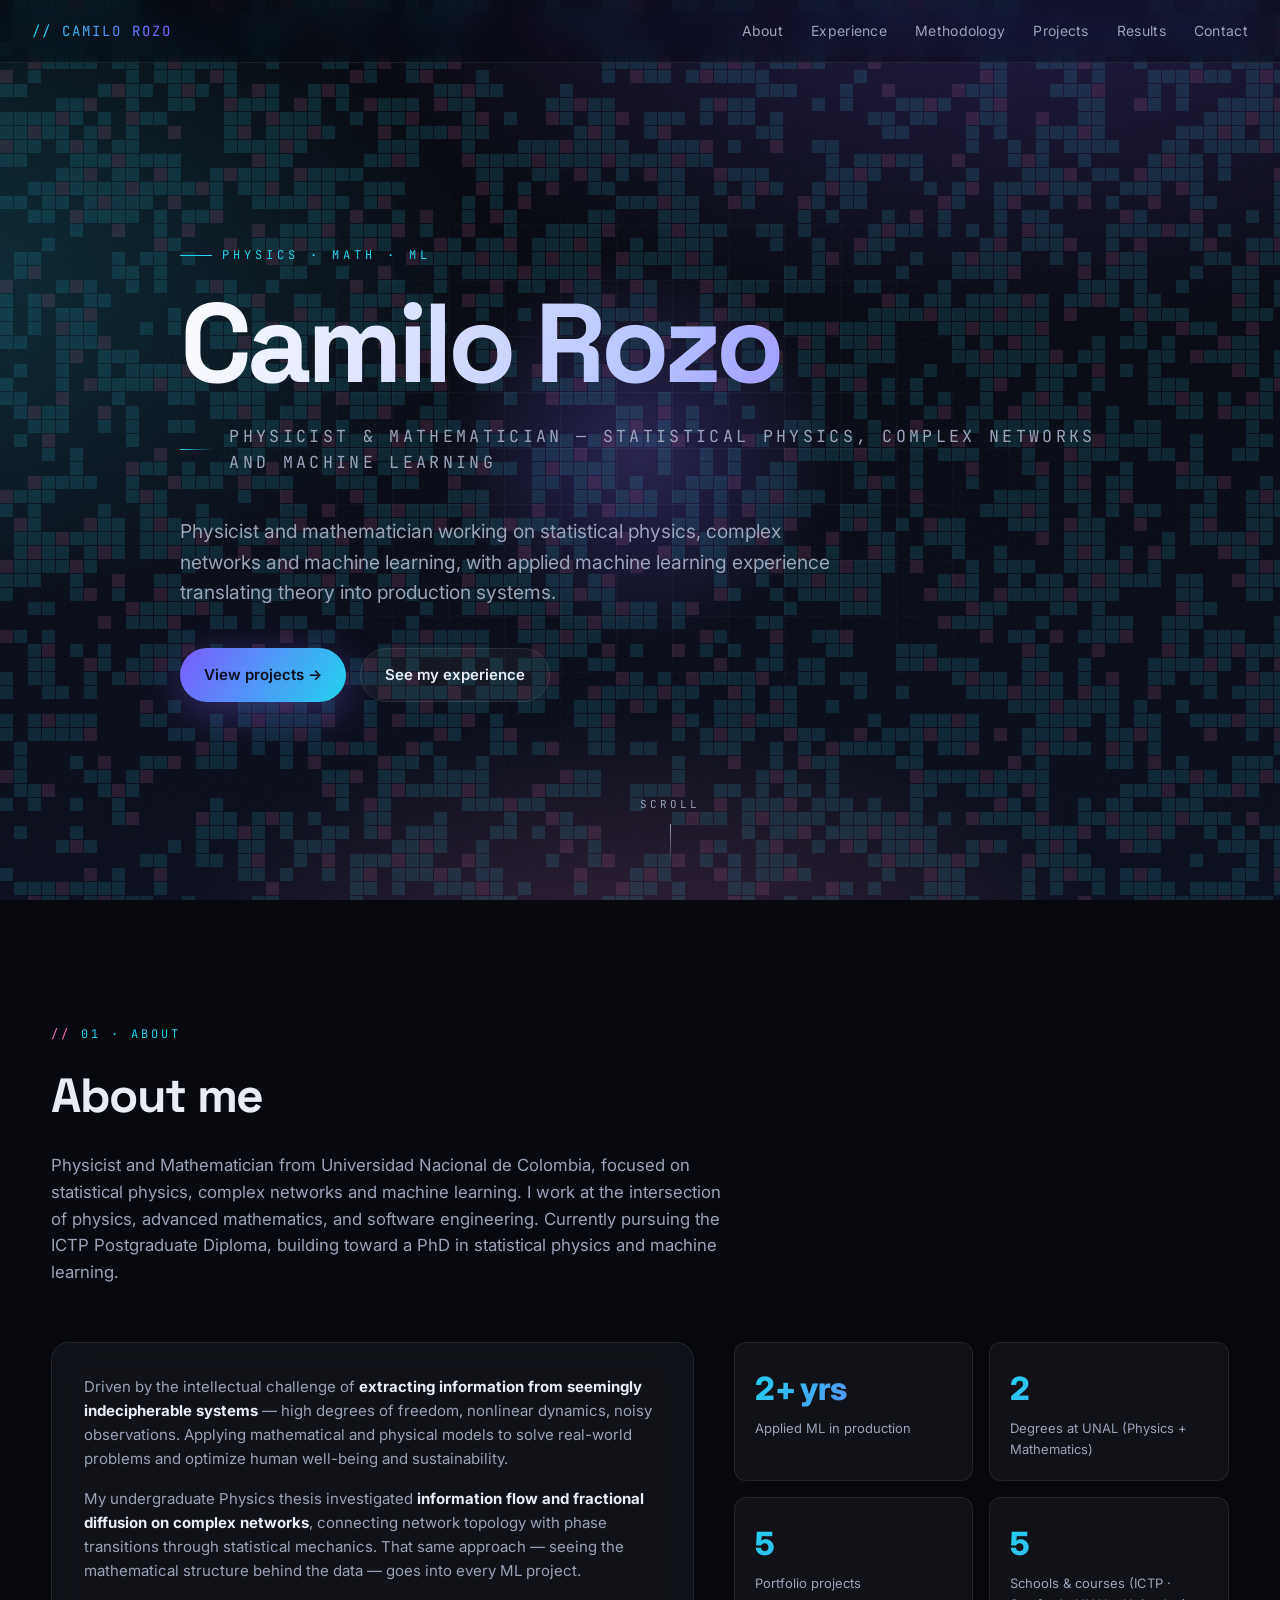
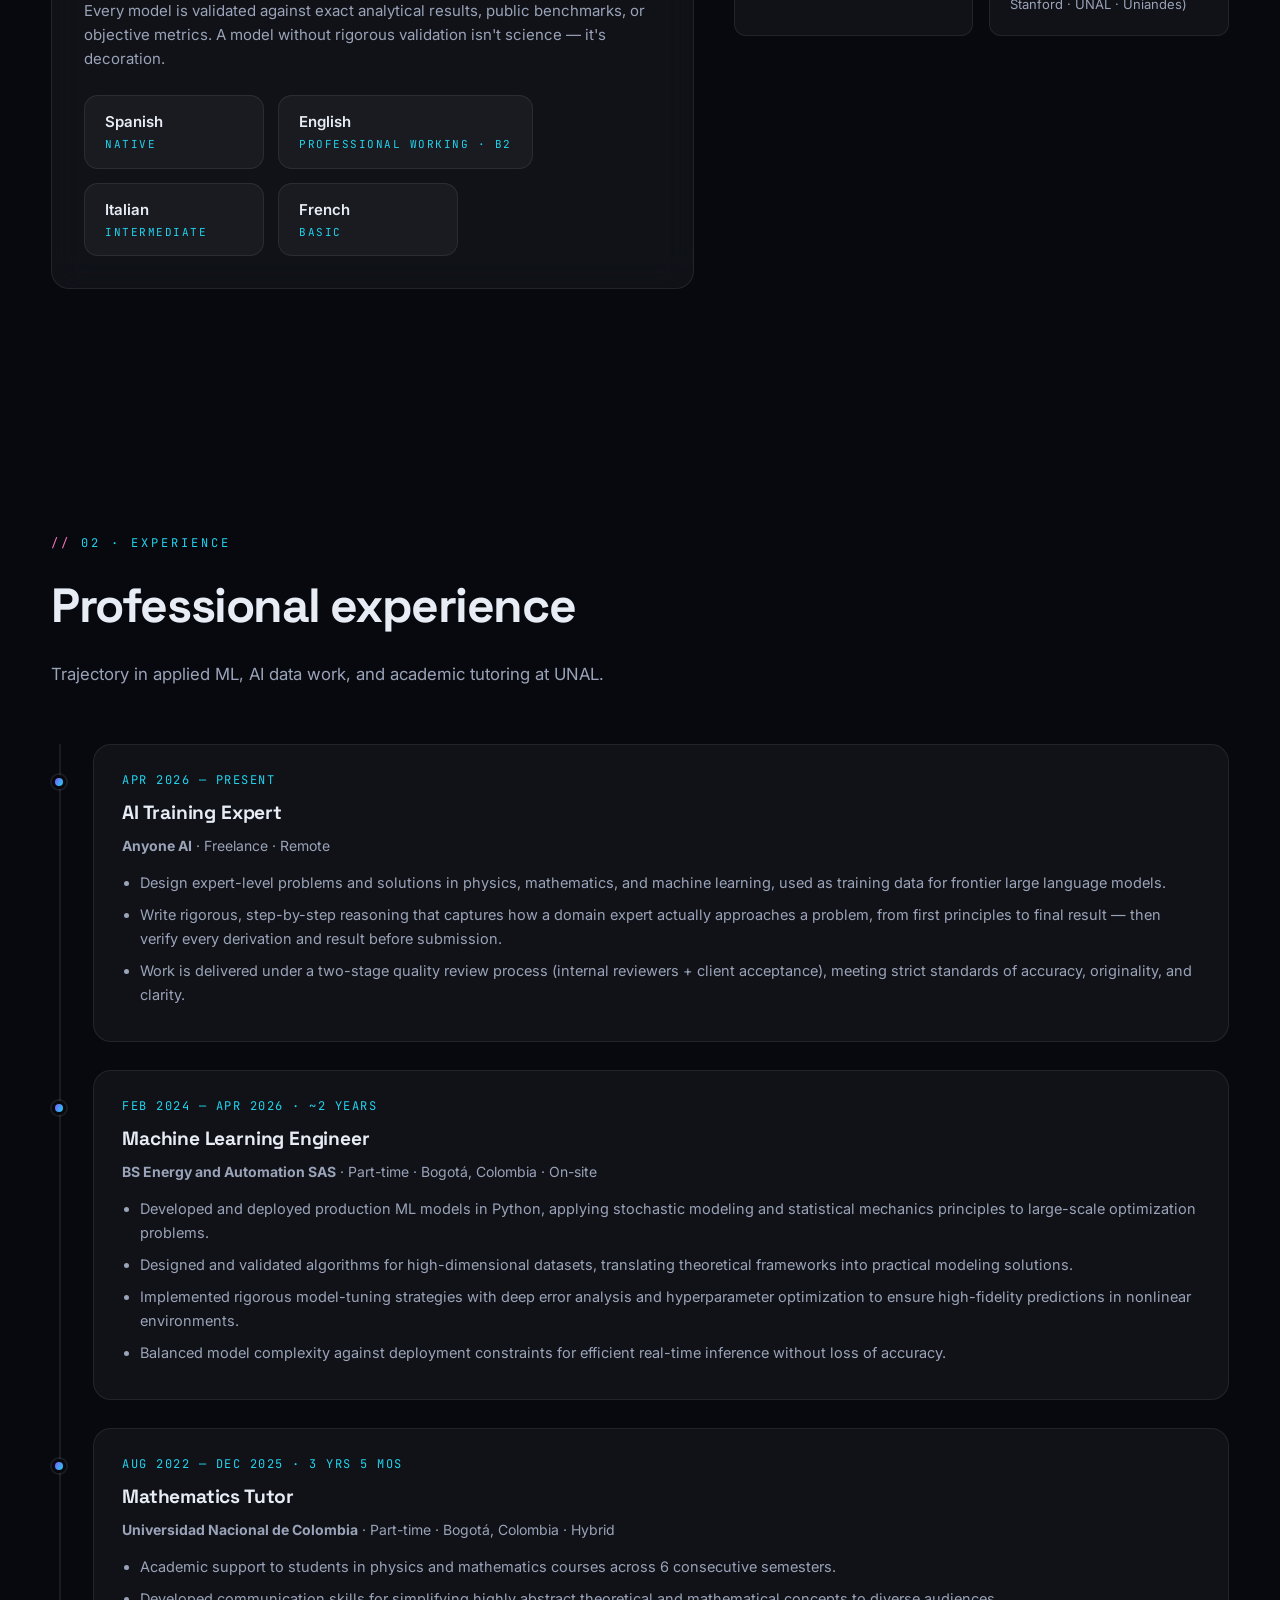
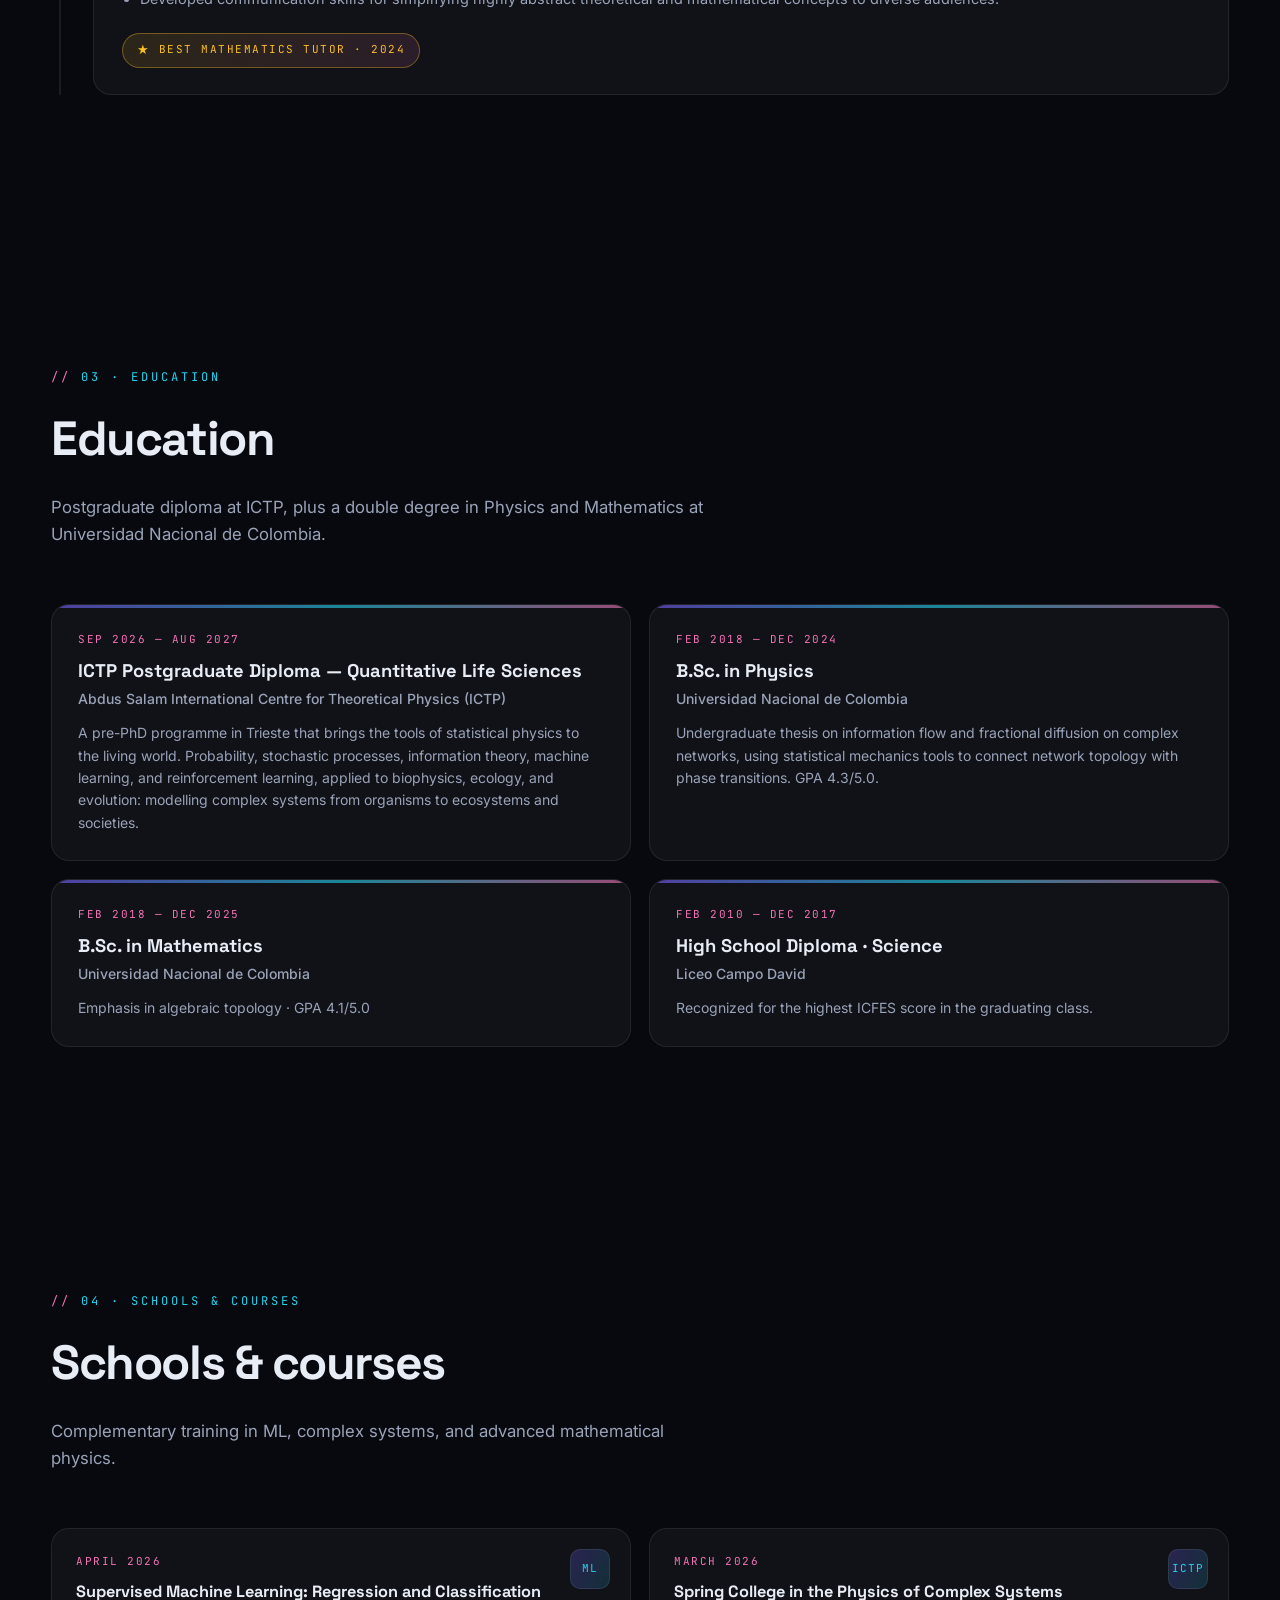
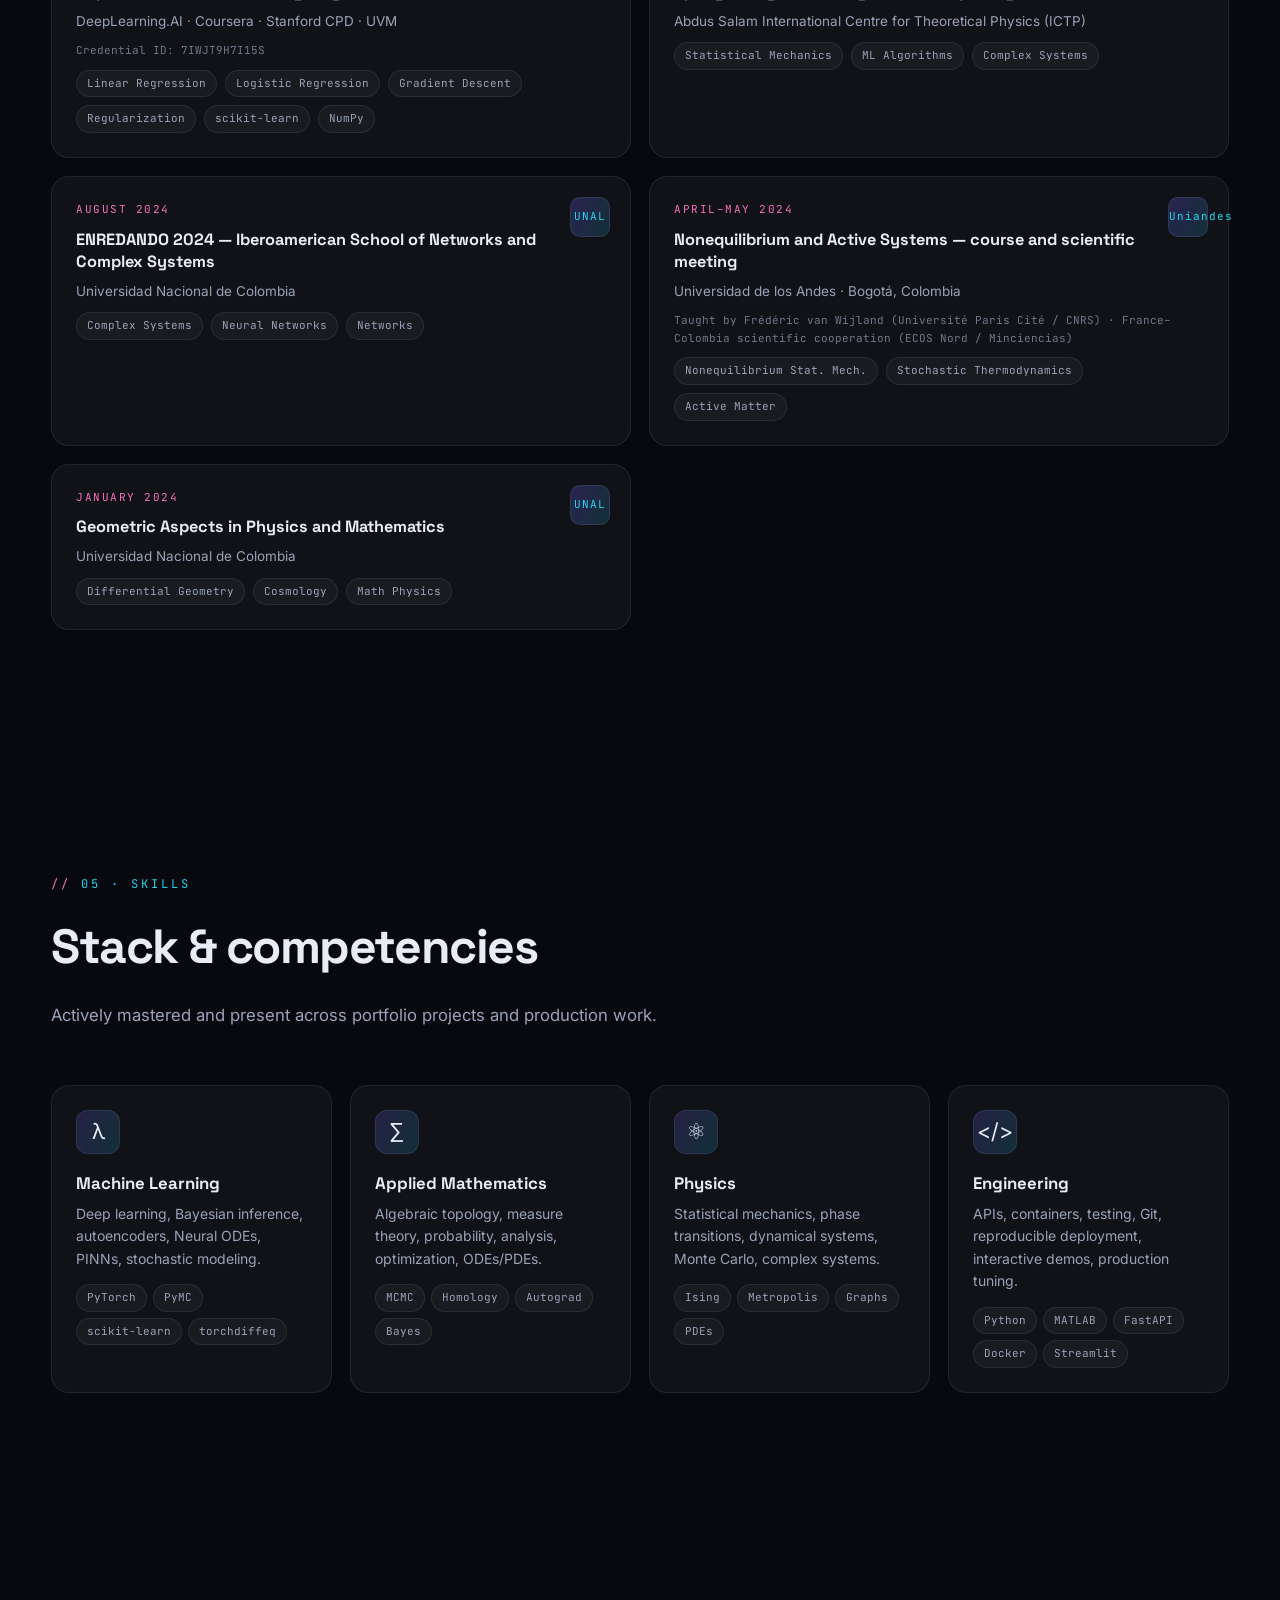
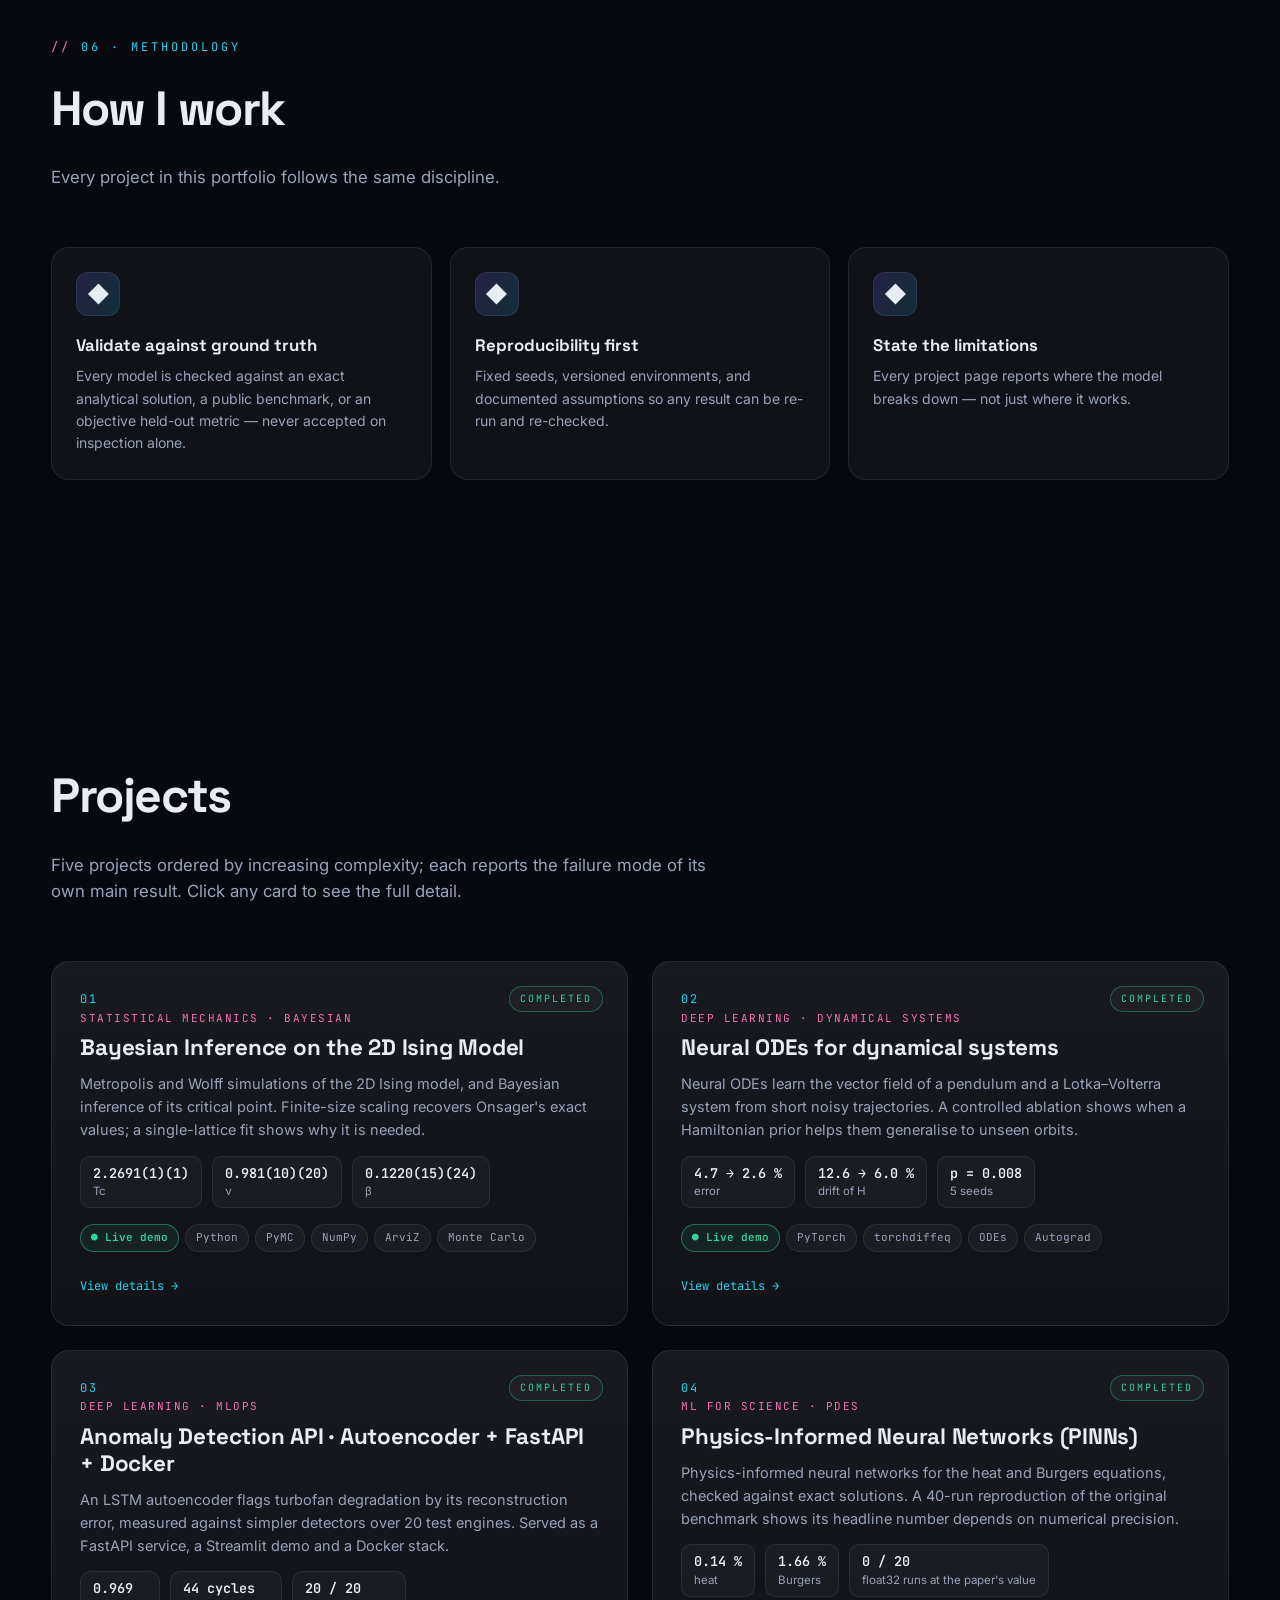
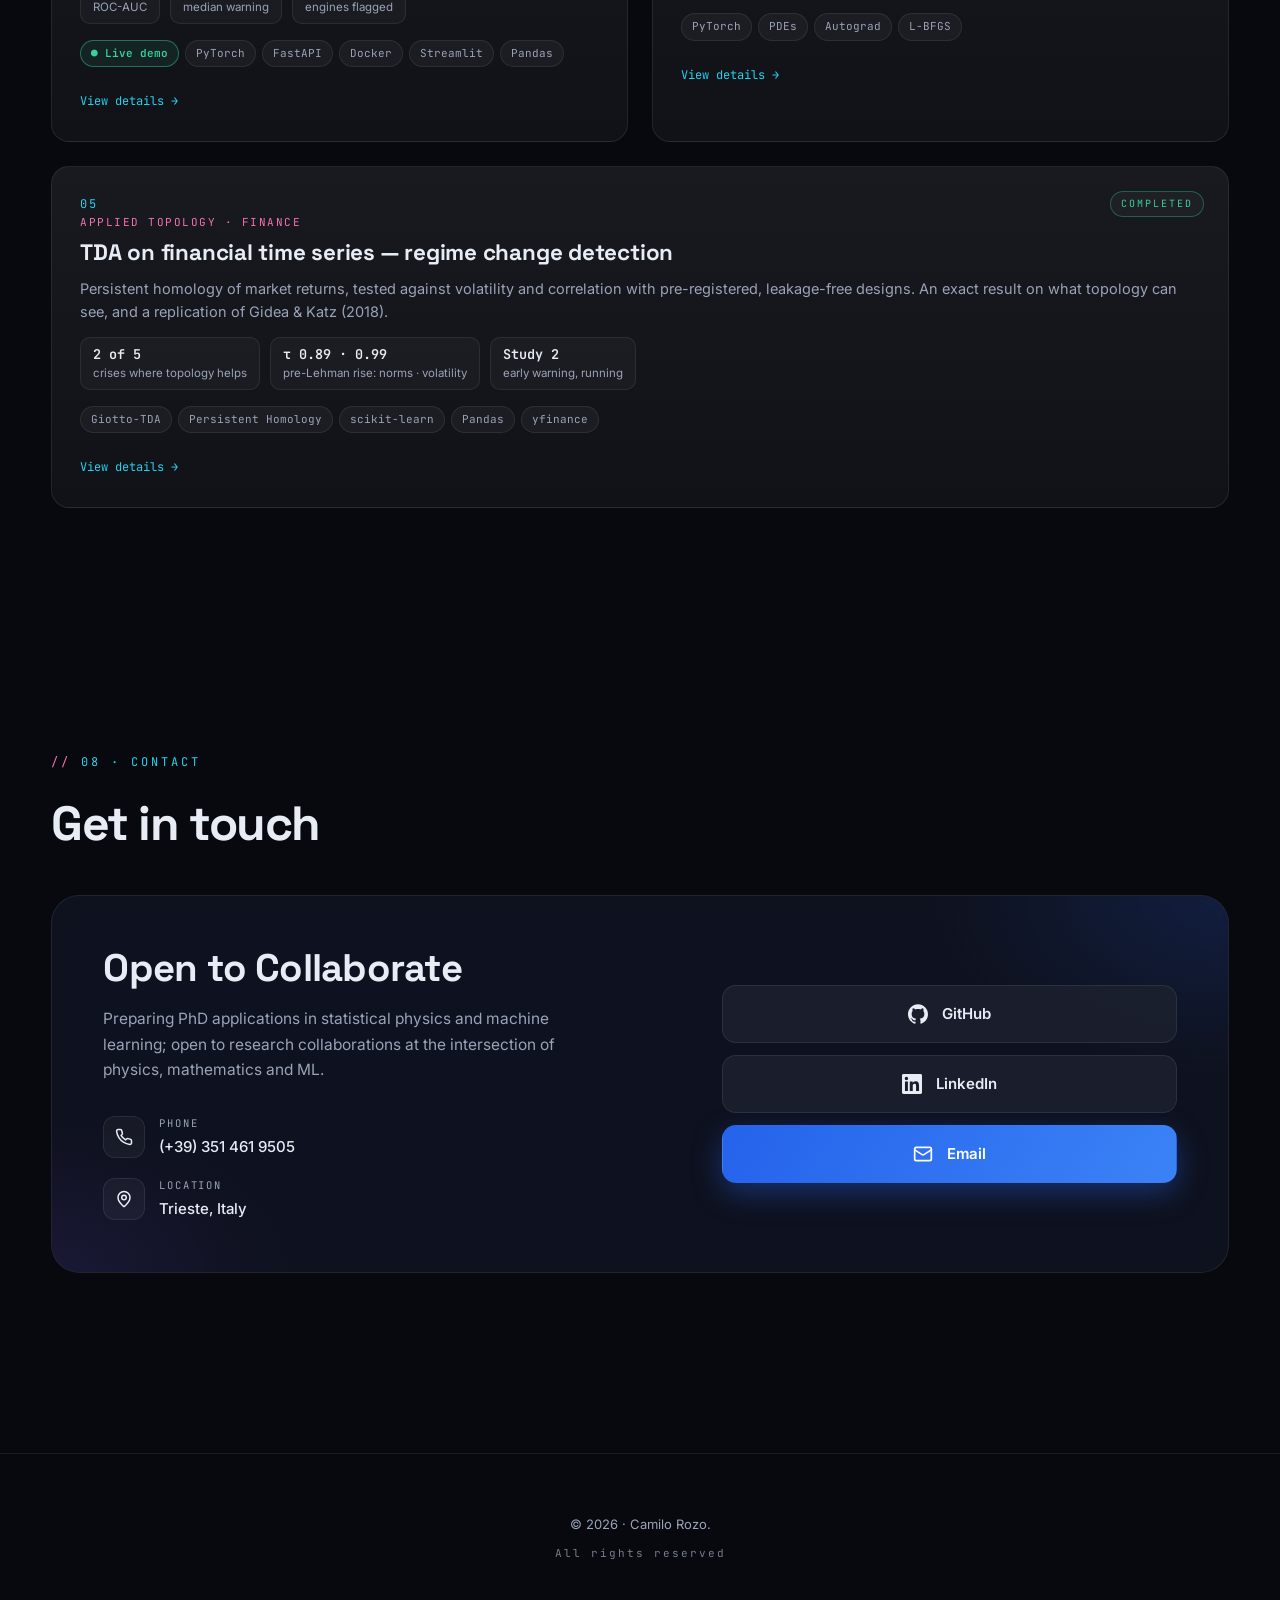
<file: index.html>
<!doctype html>
<html lang="en">
<head>
<meta charset="utf-8" />
<meta name="viewport" content="width=device-width, initial-scale=1" />
<title>Camilo Rozo · Physicist &amp; Mathematician</title>
<meta name="description" content="Portfolio of Camilo Rozo — Physicist and Mathematician (UNAL) working on statistical physics, complex networks and machine learning. Projects in statistical mechanics, Bayesian inference, deep learning, and applied topology." />
<link rel="icon" type="image/svg+xml" href="/favicon.svg?v=2" />
<link rel="preconnect" href="https://fonts.googleapis.com">
<link rel="preconnect" href="https://fonts.gstatic.com" crossorigin>
<link href="https://fonts.googleapis.com/css2?family=Inter:wght@400;500;600;800&family=Space+Grotesk:wght@500;700&family=JetBrains+Mono:wght@400;500&display=swap" rel="stylesheet">
<link rel="stylesheet" href="assets/styles.css" />
<style>
  .hero .inner .eyebrow, .hero .inner h1, .hero .inner .hero-role, .hero .inner p.lead, .hero .inner .cta-row { opacity: 0; }
  .hero .inner .eyebrow { animation: fadeUp 0.9s 0.1s forwards ease-out; }
  .hero .inner h1 { animation: fadeUp 0.9s 0.25s forwards ease-out; }
  .hero .inner .hero-role { animation: fadeUp 0.9s 0.4s forwards ease-out; }
  .hero .inner p.lead { animation: fadeUp 0.9s 0.55s forwards ease-out; }
  .hero .inner .cta-row { animation: fadeUp 0.9s 0.7s forwards ease-out; }
  .scroll-hint { animation: fadeUp 0.9s 1s forwards ease-out; opacity: 0; }
</style>
</head>
<body>

<script>
  window.PORTFOLIO = {
    fullName: "Camilo Rozo",
    title: "Physicist & Mathematician — statistical physics, complex networks and machine learning",
    bio: "Physicist and mathematician working on statistical physics, complex networks and machine learning, with applied machine learning experience translating theory into production systems.",
    github: "https://github.com/crozol",
    linkedin: "https://www.linkedin.com/in/camilo-a-rozo-l/",
    email: "rozol.ca555@gmail.com"
  };
</script>

<div class="bg-stage"></div>
<div class="bg-grid"></div>
<div class="bg-noise"></div>
<div class="cursor-glow" id="cursorGlow"></div>

<nav class="topnav">
  <a href="index.html" class="brand">// CAMILO ROZO</a>
  <ul>
    <li><a class="menu" href="#about">About</a></li>
    <li><a class="menu" href="#experience">Experience</a></li>
    <li><a class="menu" href="#methodology">Methodology</a></li>
    <li><a class="menu" href="#projects">Projects</a></li>
    <li><a class="menu" href="results.html">Results</a></li>
    <li><a class="menu" href="#contact">Contact</a></li>
  </ul>
</nav>

<header class="hero">
  <div class="container inner">
    <div class="eyebrow">Physics · Math · ML</div>
    <h1 class="display">
      <span class="grad" id="heroName">Camilo Rozo</span>
    </h1>
    <div class="hero-role">Physicist &amp; Mathematician — statistical physics, complex networks and machine learning</div>
    <p class="lead" id="heroBio">Physicist and mathematician working on statistical physics, complex networks and machine learning, with applied machine learning experience translating theory into production systems.</p>
    <div class="cta-row">
      <a href="#projects" class="btn btn-primary">View projects →</a>
      <a href="#experience" class="btn btn-ghost">See my experience</a>
    </div>
  </div>
  <div class="scroll-hint">scroll</div>
</header>

<section id="about">
  <div class="container">
    <div class="section-eyebrow reveal">01 · About</div>
    <h2 class="reveal">About me</h2>
    <p class="section-intro reveal">
      Physicist and Mathematician from Universidad Nacional de Colombia, focused on statistical physics, complex networks and machine learning. I work at the intersection of physics, advanced mathematics, and software engineering. Currently pursuing the ICTP Postgraduate Diploma, building toward a PhD in statistical physics and machine learning.
    </p>

    <div class="about-grid">
      <div class="about-card reveal">
        <p style="margin: 0 0 16px; color: var(--fg-1); font-size: 15px;">
          Driven by the intellectual challenge of <strong style="color:var(--fg-0)">extracting information from seemingly indecipherable systems</strong> — high degrees of freedom, nonlinear dynamics, noisy observations. Applying mathematical and physical models to solve real-world problems and optimize human well-being and sustainability.
        </p>
        <p style="margin: 0 0 16px; color: var(--fg-1); font-size: 15px;">
          My undergraduate Physics thesis investigated <strong style="color:var(--fg-0)">information flow and fractional diffusion on complex networks</strong>, connecting network topology with phase transitions through statistical mechanics. That same approach — seeing the mathematical structure behind the data — goes into every ML project.
        </p>
        <p style="margin: 0; color: var(--fg-1); font-size: 15px;">
          Every model is validated against exact analytical results, public benchmarks, or objective metrics. A model without rigorous validation isn't science — it's decoration.
        </p>

        <div class="languages-row">
          <div class="language-chip"><div class="lang">Spanish</div><div class="level">Native</div></div>
          <div class="language-chip"><div class="lang">English</div><div class="level">Professional working · B2</div></div>
          <div class="language-chip"><div class="lang">Italian</div><div class="level">Intermediate</div></div>
          <div class="language-chip"><div class="lang">French</div><div class="level">Basic</div></div>
        </div>
      </div>
      <div class="stats">
        <div class="stat reveal"><div class="n">2+ yrs</div><div class="l">Applied ML in production</div></div>
        <div class="stat reveal"><div class="n">2</div><div class="l">Degrees at UNAL (Physics + Mathematics)</div></div>
        <div class="stat reveal"><div class="n">5</div><div class="l">Portfolio projects</div></div>
        <div class="stat reveal"><div class="n">5</div><div class="l">Schools &amp; courses (ICTP · Stanford · UNAL · Uniandes)</div></div>
      </div>
    </div>
  </div>
</section>

<section id="experience">
  <div class="container">
    <div class="section-eyebrow reveal">02 · Experience</div>
    <h2 class="reveal">Professional experience</h2>
    <p class="section-intro reveal">Trajectory in applied ML, AI data work, and academic tutoring at UNAL.</p>

    <div class="timeline">
      <article class="timeline-item current reveal">
        <div class="timeline-date">Apr 2026 — Present</div>
        <h3>AI Training Expert</h3>
        <div class="timeline-org"><strong>Anyone AI</strong> · Freelance · Remote</div>
        <ul>
          <li>Design expert-level problems and solutions in physics, mathematics, and machine learning, used as training data for frontier large language models.</li>
          <li>Write rigorous, step-by-step reasoning that captures how a domain expert actually approaches a problem, from first principles to final result — then verify every derivation and result before submission.</li>
          <li>Work is delivered under a two-stage quality review process (internal reviewers + client acceptance), meeting strict standards of accuracy, originality, and clarity.</li>
        </ul>
      </article>

      <article class="timeline-item reveal">
        <div class="timeline-date">Feb 2024 — Apr 2026 · ~2 years</div>
        <h3>Machine Learning Engineer</h3>
        <div class="timeline-org"><strong>BS Energy and Automation SAS</strong> · Part-time · Bogotá, Colombia · On-site</div>
        <ul>
          <li>Developed and deployed production ML models in Python, applying stochastic modeling and statistical mechanics principles to large-scale optimization problems.</li>
          <li>Designed and validated algorithms for high-dimensional datasets, translating theoretical frameworks into practical modeling solutions.</li>
          <li>Implemented rigorous model-tuning strategies with deep error analysis and hyperparameter optimization to ensure high-fidelity predictions in nonlinear environments.</li>
          <li>Balanced model complexity against deployment constraints for efficient real-time inference without loss of accuracy.</li>
        </ul>
      </article>

      <article class="timeline-item reveal">
        <div class="timeline-date">Aug 2022 — Dec 2025 · 3 yrs 5 mos</div>
        <h3>Mathematics Tutor</h3>
        <div class="timeline-org"><strong>Universidad Nacional de Colombia</strong> · Part-time · Bogotá, Colombia · Hybrid</div>
        <ul>
          <li>Academic support to students in physics and mathematics courses across 6 consecutive semesters.</li>
          <li>Developed communication skills for simplifying highly abstract theoretical and mathematical concepts to diverse audiences.</li>
        </ul>
        <span class="award-chip">Best Mathematics Tutor · 2024</span>
      </article>
    </div>
  </div>
</section>

<section id="education">
  <div class="container">
    <div class="section-eyebrow reveal">03 · Education</div>
    <h2 class="reveal">Education</h2>
    <p class="section-intro reveal">Postgraduate diploma at ICTP, plus a double degree in Physics and Mathematics at Universidad Nacional de Colombia.</p>

    <div class="edu-grid">
      <article class="edu-card reveal">
        <div class="edu-date">Sep 2026 — Aug 2027</div>
        <h3>ICTP Postgraduate Diploma — Quantitative Life Sciences</h3>
        <div class="edu-org">Abdus Salam International Centre for Theoretical Physics (ICTP)</div>
        <p>A pre-PhD programme in Trieste that brings the tools of statistical physics to the living world. Probability, stochastic processes, information theory, machine learning, and reinforcement learning, applied to biophysics, ecology, and evolution: modelling complex systems from organisms to ecosystems and societies.</p>
      </article>

      <article class="edu-card reveal">
        <div class="edu-date">Feb 2018 — Dec 2024</div>
        <h3>B.Sc. in Physics</h3>
        <div class="edu-org">Universidad Nacional de Colombia</div>
        <p>Undergraduate thesis on information flow and fractional diffusion on complex networks, using statistical mechanics tools to connect network topology with phase transitions. GPA 4.3/5.0.</p>
      </article>

      <article class="edu-card reveal">
        <div class="edu-date">Feb 2018 — Dec 2025</div>
        <h3>B.Sc. in Mathematics</h3>
        <div class="edu-org">Universidad Nacional de Colombia</div>
        <p>Emphasis in algebraic topology · GPA 4.1/5.0</p>
      </article>

      <article class="edu-card reveal">
        <div class="edu-date">Feb 2010 — Dec 2017</div>
        <h3>High School Diploma · Science</h3>
        <div class="edu-org">Liceo Campo David</div>
        <p>Recognized for the highest ICFES score in the graduating class.</p>
      </article>
    </div>
  </div>
</section>

<section id="certifications">
  <div class="container">
    <div class="section-eyebrow reveal">04 · Schools &amp; courses</div>
    <h2 class="reveal">Schools &amp; courses</h2>
    <p class="section-intro reveal">Complementary training in ML, complex systems, and advanced mathematical physics.</p>

    <div class="cert-grid">
      <article class="cert-card reveal">
        <div class="issuer-badge">ML</div>
        <div class="cert-date">April 2026</div>
        <h3>Supervised Machine Learning: Regression and Classification</h3>
        <div class="cert-issuer">DeepLearning.AI · Coursera · Stanford CPD · UVM</div>
        <div class="cert-credential">Credential ID: 7IWJT9H7I15S</div>
        <div class="skill-chip-row" style="margin-top: 10px;">
          <span class="tag">Linear Regression</span>
          <span class="tag">Logistic Regression</span>
          <span class="tag">Gradient Descent</span>
          <span class="tag">Regularization</span>
          <span class="tag">scikit-learn</span>
          <span class="tag">NumPy</span>
        </div>
      </article>

      <article class="cert-card reveal">
        <div class="issuer-badge">ICTP</div>
        <div class="cert-date">March 2026</div>
        <h3>Spring College in the Physics of Complex Systems</h3>
        <div class="cert-issuer">Abdus Salam International Centre for Theoretical Physics (ICTP)</div>
        <div class="skill-chip-row" style="margin-top: 10px;">
          <span class="tag">Statistical Mechanics</span>
          <span class="tag">ML Algorithms</span>
          <span class="tag">Complex Systems</span>
        </div>
      </article>

      <article class="cert-card reveal">
        <div class="issuer-badge">UNAL</div>
        <div class="cert-date">August 2024</div>
        <h3>ENREDANDO 2024 — Iberoamerican School of Networks and Complex Systems</h3>
        <div class="cert-issuer">Universidad Nacional de Colombia</div>
        <div class="skill-chip-row" style="margin-top: 10px;">
          <span class="tag">Complex Systems</span>
          <span class="tag">Neural Networks</span>
          <span class="tag">Networks</span>
        </div>
      </article>

      <article class="cert-card reveal">
        <div class="issuer-badge">Uniandes</div>
        <div class="cert-date">April–May 2024</div>
        <h3>Nonequilibrium and Active Systems — course and scientific meeting</h3>
        <div class="cert-issuer">Universidad de los Andes · Bogotá, Colombia</div>
        <div class="cert-credential">Taught by Frédéric van Wijland (Université Paris Cité / CNRS) · France–Colombia scientific cooperation (ECOS Nord / Minciencias)</div>
        <div class="skill-chip-row" style="margin-top: 10px;">
          <span class="tag">Nonequilibrium Stat. Mech.</span>
          <span class="tag">Stochastic Thermodynamics</span>
          <span class="tag">Active Matter</span>
        </div>
      </article>

      <article class="cert-card reveal">
        <div class="issuer-badge">UNAL</div>
        <div class="cert-date">January 2024</div>
        <h3>Geometric Aspects in Physics and Mathematics</h3>
        <div class="cert-issuer">Universidad Nacional de Colombia</div>
        <div class="skill-chip-row" style="margin-top: 10px;">
          <span class="tag">Differential Geometry</span>
          <span class="tag">Cosmology</span>
          <span class="tag">Math Physics</span>
        </div>
      </article>
    </div>
  </div>
</section>

<section id="skills">
  <div class="container">
    <div class="section-eyebrow reveal">05 · Skills</div>
    <h2 class="reveal">Stack &amp; competencies</h2>
    <p class="section-intro reveal">Actively mastered and present across portfolio projects and production work.</p>

    <div class="skills-grid">
      <div class="skill-card reveal">
        <div class="icon">λ</div>
        <h3>Machine Learning</h3>
        <p>Deep learning, Bayesian inference, autoencoders, Neural ODEs, PINNs, stochastic modeling.</p>
        <div class="skill-tags"><span class="tag">PyTorch</span><span class="tag">PyMC</span><span class="tag">scikit-learn</span><span class="tag">torchdiffeq</span></div>
      </div>
      <div class="skill-card reveal">
        <div class="icon">∑</div>
        <h3>Applied Mathematics</h3>
        <p>Algebraic topology, measure theory, probability, analysis, optimization, ODEs/PDEs.</p>
        <div class="skill-tags"><span class="tag">MCMC</span><span class="tag">Homology</span><span class="tag">Autograd</span><span class="tag">Bayes</span></div>
      </div>
      <div class="skill-card reveal">
        <div class="icon">⚛</div>
        <h3>Physics</h3>
        <p>Statistical mechanics, phase transitions, dynamical systems, Monte Carlo, complex systems.</p>
        <div class="skill-tags"><span class="tag">Ising</span><span class="tag">Metropolis</span><span class="tag">Graphs</span><span class="tag">PDEs</span></div>
      </div>
      <div class="skill-card reveal">
        <div class="icon">&lt;/&gt;</div>
        <h3>Engineering</h3>
        <p>APIs, containers, testing, Git, reproducible deployment, interactive demos, production tuning.</p>
        <div class="skill-tags"><span class="tag">Python</span><span class="tag">MATLAB</span><span class="tag">FastAPI</span><span class="tag">Docker</span><span class="tag">Streamlit</span></div>
      </div>
    </div>
  </div>
</section>

<section id="methodology">
  <div class="container">
    <div class="section-eyebrow reveal">06 · Methodology</div>
    <h2 class="reveal">How I work</h2>
    <p class="section-intro reveal">Every project in this portfolio follows the same discipline.</p>

    <div class="skills-grid" style="grid-template-columns: repeat(3, 1fr);">
      <div class="skill-card reveal">
        <div class="icon">◆</div>
        <h3>Validate against ground truth</h3>
        <p>Every model is checked against an exact analytical solution, a public benchmark, or an objective held-out metric — never accepted on inspection alone.</p>
      </div>
      <div class="skill-card reveal">
        <div class="icon">◆</div>
        <h3>Reproducibility first</h3>
        <p>Fixed seeds, versioned environments, and documented assumptions so any result can be re-run and re-checked.</p>
      </div>
      <div class="skill-card reveal">
        <div class="icon">◆</div>
        <h3>State the limitations</h3>
        <p>Every project page reports where the model breaks down — not just where it works.</p>
      </div>
    </div>
  </div>
</section>

<section id="projects">
  <div class="container">
    <div class="section-eyebrow reveal">07 · Projects</div>
    <h2 class="reveal">Projects</h2>
    <p class="section-intro reveal">Five projects ordered by increasing complexity; each reports the failure mode of its own main result. Click any card to see the full detail.</p>

    <div class="projects-grid">

      <a class="project reveal" href="projects/01-ising-bayesian.html">
        <span class="status done">Completed</span>
        <div class="num">01</div>
        <div class="domain">Statistical mechanics · Bayesian</div>
        <h3>Bayesian Inference on the 2D Ising Model</h3>
        <p>Metropolis and Wolff simulations of the 2D Ising model, and Bayesian inference of its critical point. Finite-size scaling recovers Onsager's exact values; a single-lattice fit shows why it is needed.</p>
        <div class="project-figures"><span><b>2.2691(1)(1)</b>Tc</span><span><b>0.981(10)(20)</b>ν</span><span><b>0.1220(15)(24)</b>β</span></div>
        <div class="project-tags">
          <span class="tag tag-live">● Live demo</span><span class="tag">Python</span><span class="tag">PyMC</span><span class="tag">NumPy</span><span class="tag">ArviZ</span><span class="tag">Monte Carlo</span>
        </div>
        <span class="project-link-hint">View details →</span>
      </a>

      <a class="project reveal" href="projects/02-neural-odes.html">
        <span class="status done">Completed</span>
        <div class="num">02</div>
        <div class="domain">Deep learning · Dynamical systems</div>
        <h3>Neural ODEs for dynamical systems</h3>
        <p>Neural ODEs learn the vector field of a pendulum and a Lotka–Volterra system from short noisy trajectories. A controlled ablation shows when a Hamiltonian prior helps them generalise to unseen orbits.</p>
        <div class="project-figures"><span><b>4.7 → 2.6 %</b>error</span><span><b>12.6 → 6.0 %</b>drift of H</span><span><b>p = 0.008</b>5 seeds</span></div>
        <div class="project-tags">
          <span class="tag tag-live">● Live demo</span><span class="tag">PyTorch</span><span class="tag">torchdiffeq</span><span class="tag">ODEs</span><span class="tag">Autograd</span>
        </div>
        <span class="project-link-hint">View details →</span>
      </a>

      <a class="project reveal" href="projects/03-anomaly-detection-api.html">
        <span class="status done">Completed</span>
        <div class="num">03</div>
        <div class="domain">Deep learning · MLOps</div>
        <h3>Anomaly Detection API · Autoencoder + FastAPI + Docker</h3>
        <p>An LSTM autoencoder flags turbofan degradation by its reconstruction error, measured against simpler detectors over 20 test engines. Served as a FastAPI service, a Streamlit demo and a Docker stack.</p>
        <div class="project-figures"><span><b>0.969</b>ROC-AUC</span><span><b>44 cycles</b>median warning</span><span><b>20 / 20</b>engines flagged</span></div>
        <div class="project-tags">
          <span class="tag tag-live">● Live demo</span><span class="tag">PyTorch</span><span class="tag">FastAPI</span><span class="tag">Docker</span><span class="tag">Streamlit</span><span class="tag">Pandas</span>
        </div>
        <span class="project-link-hint">View details →</span>
      </a>

      <a class="project reveal" href="projects/04-pinns.html">
        <span class="status done">Completed</span>
        <div class="num">04</div>
        <div class="domain">ML for science · PDEs</div>
        <h3>Physics-Informed Neural Networks (PINNs)</h3>
        <p>Physics-informed neural networks for the heat and Burgers equations, checked against exact solutions. A 40-run reproduction of the original benchmark shows its headline number depends on numerical precision.</p>
        <div class="project-figures"><span><b>0.14 %</b>heat</span><span><b>1.66 %</b>Burgers</span><span><b>0 / 20</b>float32 runs at the paper's value</span></div>
        <div class="project-tags">
          <span class="tag">PyTorch</span><span class="tag">PDEs</span><span class="tag">Autograd</span><span class="tag">L-BFGS</span>
        </div>
        <span class="project-link-hint">View details →</span>
      </a>

      <a class="project reveal" href="projects/05-tda-finance.html" style="grid-column: 1 / -1;">
        <span class="status done">Completed</span>
        <div class="num">05</div>
        <div class="domain">Applied topology · Finance</div>
        <h3>TDA on financial time series — regime change detection</h3>
        <p>Persistent homology of market returns, tested against volatility and correlation with pre-registered, leakage-free designs. An exact result on what topology can see, and a replication of Gidea &amp; Katz (2018).</p>
        <div class="project-figures"><span><b>2 of 5</b>crises where topology helps</span><span><b>τ 0.89 · 0.99</b>pre-Lehman rise: norms · volatility</span><span><b>Study 2</b>early warning, running</span></div>
        <div class="project-tags">
          <span class="tag">Giotto-TDA</span><span class="tag">Persistent Homology</span><span class="tag">scikit-learn</span><span class="tag">Pandas</span><span class="tag">yfinance</span>
        </div>
        <span class="project-link-hint">View details →</span>
      </a>

    </div>
  </div>
</section>

<section id="contact">
  <div class="container">
    <div class="section-eyebrow reveal">08 · Contact</div>
    <h2 class="reveal">Get in touch</h2>

    <div class="contact-panel reveal">
      <div class="contact-panel-left">
        <h3>Open to Collaborate</h3>
        <p>Preparing PhD applications in statistical physics and machine learning; open to research collaborations at the intersection of physics, mathematics and ML.</p>

        <div class="contact-list">
          <div class="contact-list-item">
            <div class="icon-wrap" aria-hidden="true">
              <svg xmlns="http://www.w3.org/2000/svg" viewBox="0 0 24 24" fill="none" stroke="currentColor" stroke-width="2" stroke-linecap="round" stroke-linejoin="round"><path d="M22 16.92v3a2 2 0 0 1-2.18 2 19.79 19.79 0 0 1-8.63-3.07 19.5 19.5 0 0 1-6-6 19.79 19.79 0 0 1-3.07-8.67A2 2 0 0 1 4.11 2h3a2 2 0 0 1 2 1.72 12.84 12.84 0 0 0 .7 2.81 2 2 0 0 1-.45 2.11L8.09 9.91a16 16 0 0 0 6 6l1.27-1.27a2 2 0 0 1 2.11-.45 12.84 12.84 0 0 0 2.81.7A2 2 0 0 1 22 16.92z"/></svg>
            </div>
            <div>
              <div class="label">Phone</div>
              <div class="value">(+39) 351 461 9505</div>
            </div>
          </div>
          <div class="contact-list-item">
            <div class="icon-wrap" aria-hidden="true">
              <svg xmlns="http://www.w3.org/2000/svg" viewBox="0 0 24 24" fill="none" stroke="currentColor" stroke-width="2" stroke-linecap="round" stroke-linejoin="round"><path d="M20 10c0 4.993-5.539 10.193-7.399 11.799a1 1 0 0 1-1.202 0C9.539 20.193 4 14.993 4 10a8 8 0 0 1 16 0"/><circle cx="12" cy="10" r="3"/></svg>
            </div>
            <div>
              <div class="label">Location</div>
              <div class="value">Trieste, Italy</div>
            </div>
          </div>
        </div>
      </div>

      <div class="contact-panel-right">
        <a href="https://github.com/crozol" id="linkGithub" class="action-btn" target="_blank" rel="noopener">
          <svg xmlns="http://www.w3.org/2000/svg" viewBox="0 0 24 24" fill="currentColor" aria-hidden="true"><path d="M12 .297c-6.63 0-12 5.373-12 12 0 5.303 3.438 9.8 8.205 11.385.6.113.82-.258.82-.577 0-.285-.01-1.04-.015-2.04-3.338.724-4.042-1.61-4.042-1.61C4.422 18.07 3.633 17.7 3.633 17.7c-1.087-.744.084-.729.084-.729 1.205.084 1.838 1.236 1.838 1.236 1.07 1.835 2.809 1.305 3.495.998.108-.776.417-1.305.76-1.605-2.665-.3-5.466-1.332-5.466-5.93 0-1.31.465-2.38 1.235-3.22-.135-.303-.54-1.523.105-3.176 0 0 1.005-.322 3.3 1.23.96-.267 1.98-.399 3-.405 1.02.006 2.04.138 3 .405 2.28-1.552 3.285-1.23 3.285-1.23.645 1.653.24 2.873.12 3.176.765.84 1.23 1.91 1.23 3.22 0 4.61-2.805 5.625-5.475 5.92.42.36.81 1.096.81 2.22 0 1.606-.015 2.896-.015 3.286 0 .315.21.69.825.57C20.565 22.092 24 17.592 24 12.297c0-6.627-5.373-12-12-12"/></svg>
          <span>GitHub</span>
        </a>
        <a href="https://www.linkedin.com/in/camilo-a-rozo-l/" id="linkLinkedin" class="action-btn" target="_blank" rel="noopener">
          <svg xmlns="http://www.w3.org/2000/svg" viewBox="0 0 24 24" fill="currentColor" aria-hidden="true"><path d="M20.447 20.452h-3.554v-5.569c0-1.328-.027-3.037-1.852-3.037-1.853 0-2.136 1.445-2.136 2.939v5.667H9.351V9h3.414v1.561h.046c.477-.9 1.637-1.852 3.37-1.852 3.601 0 4.267 2.37 4.267 5.455v6.288zM5.337 7.433a2.062 2.062 0 01-2.063-2.065 2.063 2.063 0 112.063 2.065zm1.782 13.019H3.555V9h3.564v11.452zM22.225 0H1.771C.792 0 0 .774 0 1.729v20.542C0 23.227.792 24 1.771 24h20.451C23.2 24 24 23.227 24 22.271V1.729C24 .774 23.2 0 22.222 0h.003z"/></svg>
          <span>LinkedIn</span>
        </a>
        <a href="mailto:rozol.ca555@gmail.com" id="linkEmail" class="action-btn primary">
          <svg xmlns="http://www.w3.org/2000/svg" viewBox="0 0 24 24" fill="none" stroke="currentColor" stroke-width="2" stroke-linecap="round" stroke-linejoin="round" aria-hidden="true"><rect width="20" height="16" x="2" y="4" rx="2"/><path d="m22 7-8.97 5.7a1.94 1.94 0 0 1-2.06 0L2 7"/></svg>
          <span>Email</span>
        </a>
      </div>
    </div>
  </div>
</section>

<footer>
  <div class="container">
    <span>&copy; <span id="year"></span> · <span id="footName">Camilo Rozo</span>.</span>
    <span class="footer-sub">All rights reserved</span>
  </div>
</footer>

<script src="assets/portfolio.js"></script>
</body>
</html>
</file>
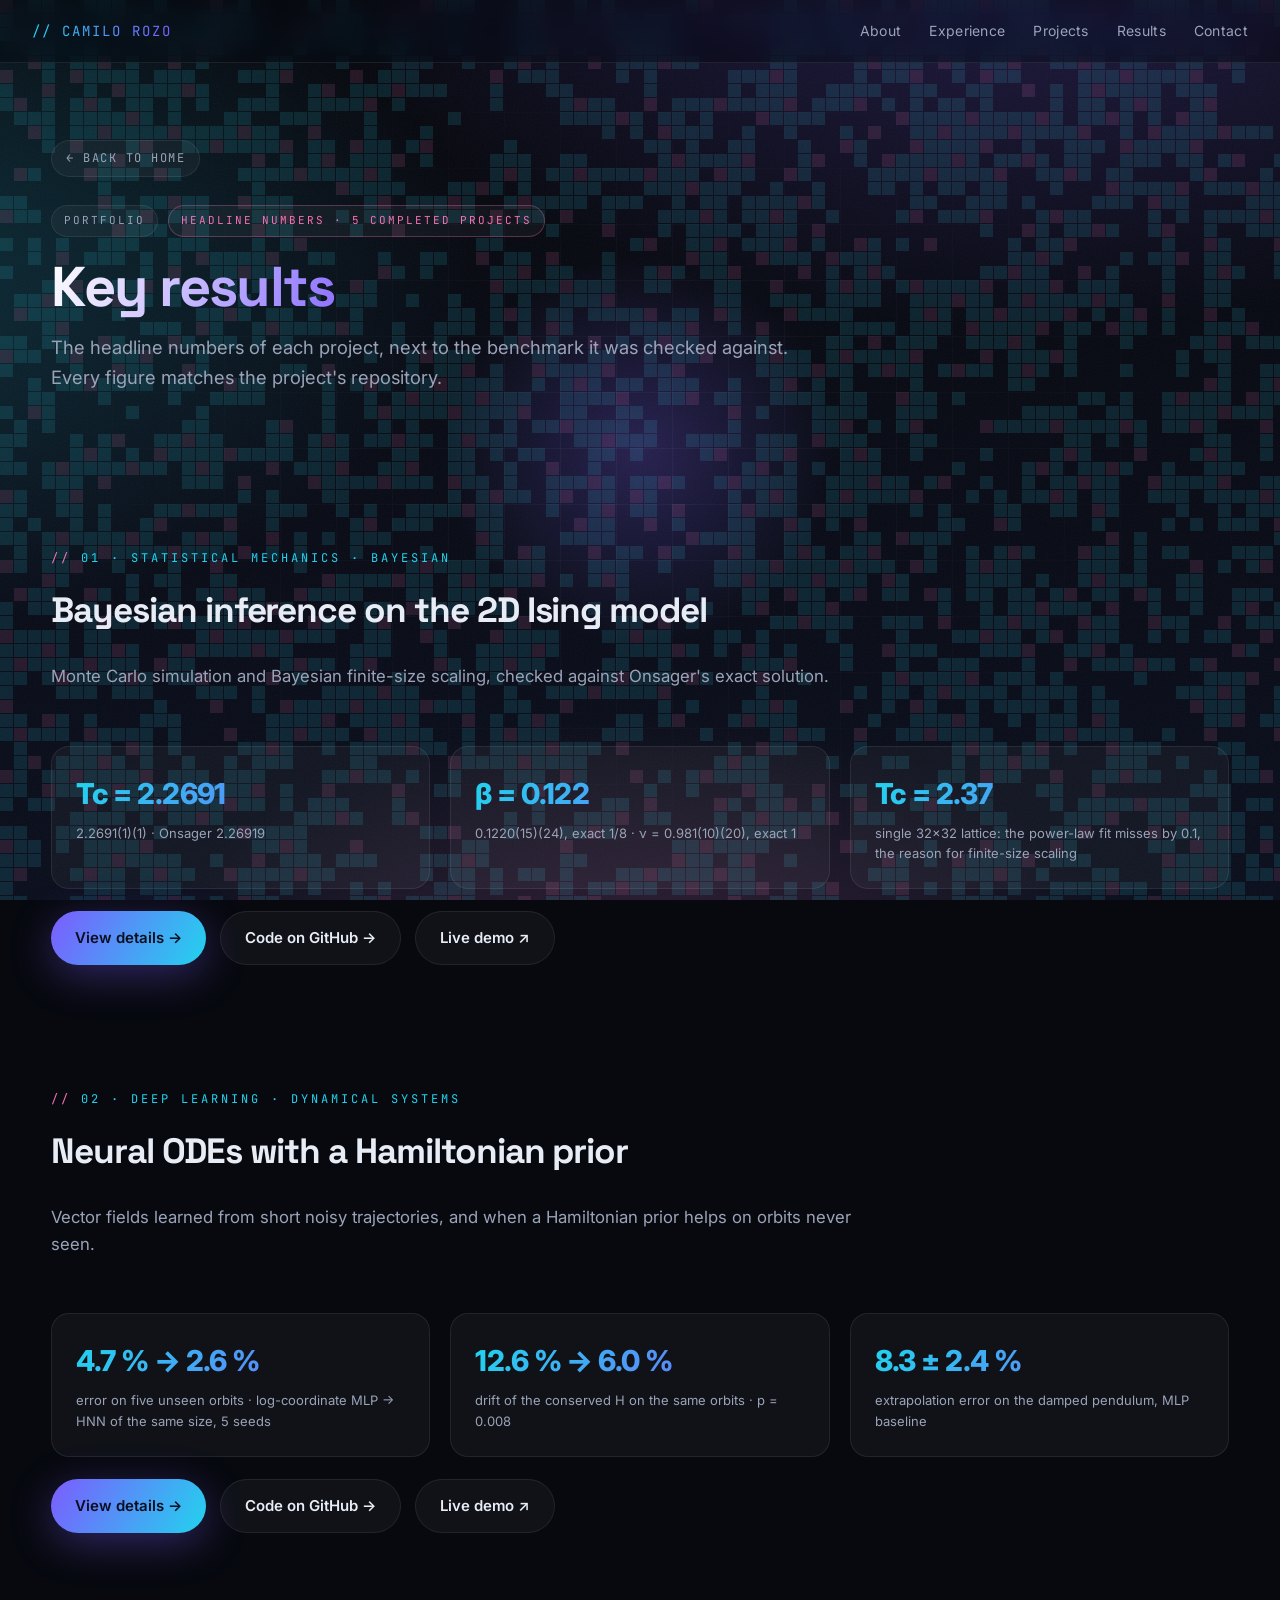
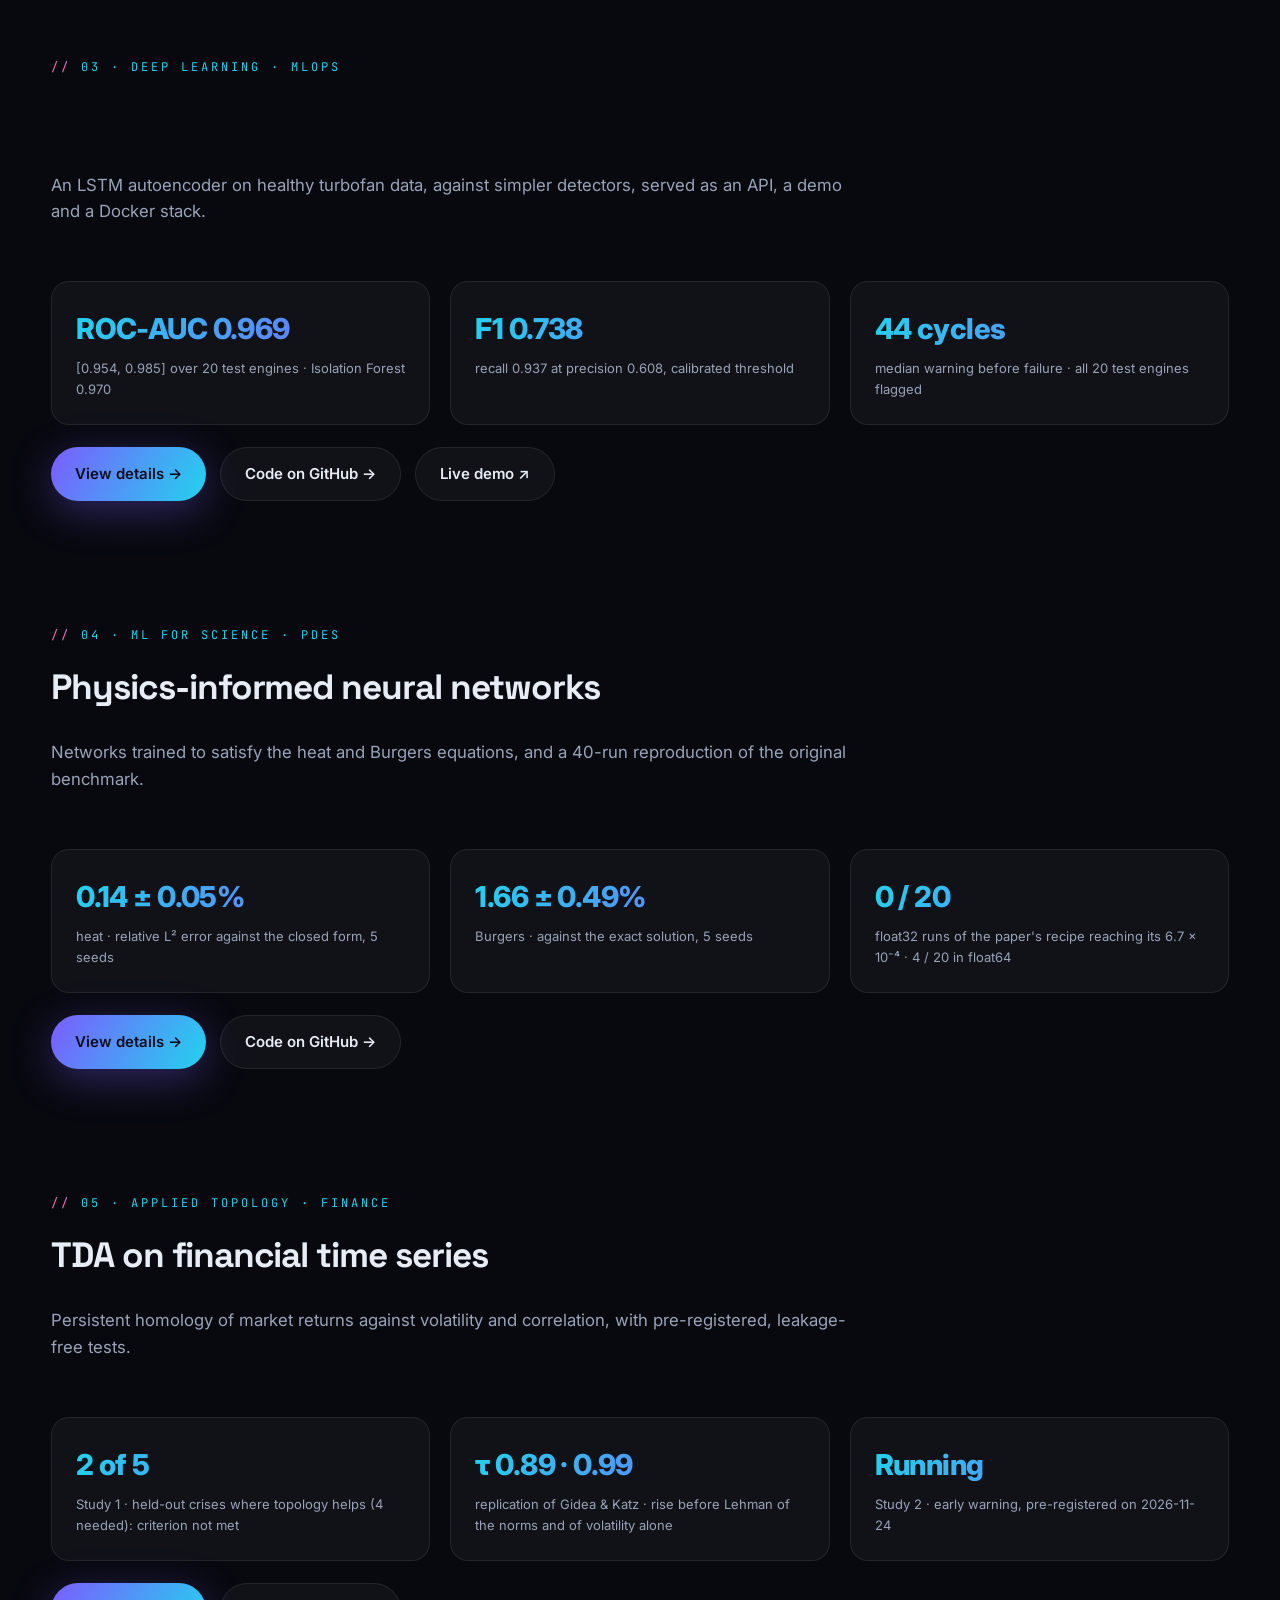
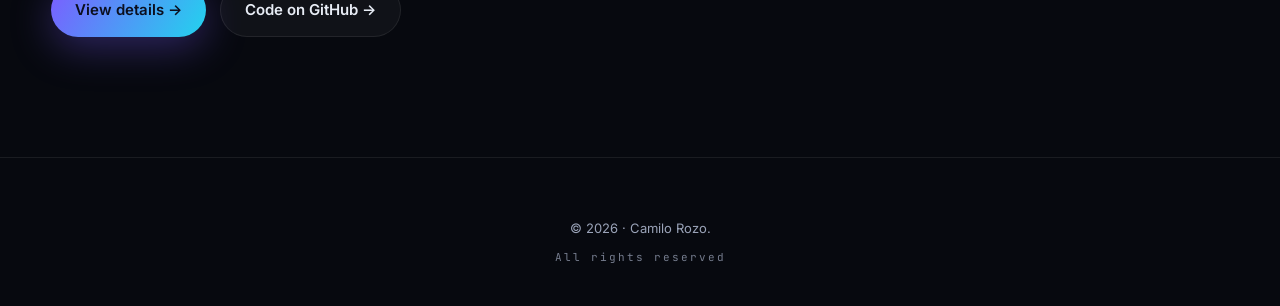
<file: results.html>
<!doctype html>
<html lang="en">
<head>
<meta charset="utf-8" />
<meta name="viewport" content="width=device-width, initial-scale=1" />
<title>Key results · Camilo Rozo</title>
<meta name="description" content="Headline results from Camilo Rozo's portfolio projects — Bayesian inference on the 2D Ising model, Neural ODEs with a Hamiltonian prior, reconstruction-based anomaly detection on NASA CMAPSS, physics-informed neural networks for the heat and Burgers equations, and topological data analysis of financial time series." />
<link rel="icon" type="image/svg+xml" href="/favicon.svg?v=2" />
<link rel="preconnect" href="https://fonts.googleapis.com">
<link rel="preconnect" href="https://fonts.gstatic.com" crossorigin>
<link href="https://fonts.googleapis.com/css2?family=Inter:wght@400;500;600;800&family=Space+Grotesk:wght@500;700&family=JetBrains+Mono:wght@400;500&display=swap" rel="stylesheet">
<link rel="stylesheet" href="assets/styles.css" />
</head>
<body>

<script>
  window.PORTFOLIO = {
    fullName: "Camilo Rozo",
    title: "Physicist & Mathematician",
    github: "https://github.com/crozol",
    linkedin: "https://www.linkedin.com/in/camilo-a-rozo-l/",
    email: "rozol.ca555@gmail.com"
  };
</script>

<div class="bg-stage"></div>
<div class="bg-grid"></div>
<div class="bg-noise"></div>
<div class="cursor-glow" id="cursorGlow"></div>

<nav class="topnav">
  <a href="index.html" class="brand">// CAMILO ROZO</a>
  <ul>
    <li><a class="menu" href="index.html#about">About</a></li>
    <li><a class="menu" href="index.html#experience">Experience</a></li>
    <li><a class="menu" href="index.html#projects">Projects</a></li>
    <li><a class="menu" href="results.html">Results</a></li>
    <li><a class="menu" href="index.html#contact">Contact</a></li>
  </ul>
</nav>

<header class="detail-hero">
  <div class="container">
    <a href="index.html#projects" class="back-link reveal">← Back to home</a>
    <div class="badges reveal" style="margin-top: 28px;">
      <span class="badge">Portfolio</span>
      <span class="badge domain">Headline numbers · 5 completed projects</span>
    </div>
    <h1 class="reveal"><span class="grad">Key results</span></h1>
    <p class="tagline reveal">The headline numbers of each project, next to the benchmark it was checked against. Every figure matches the project's repository.</p>
  </div>
</header>

<section class="content-section">
  <div class="container">
    <div class="section-eyebrow reveal">01 · Statistical mechanics · Bayesian</div>
    <h2 class="reveal">Bayesian inference on the 2D Ising model</h2>
    <p class="section-intro reveal">Monte Carlo simulation and Bayesian finite-size scaling, checked against Onsager's exact solution.</p>

    <div class="results-grid tiles-3 reveal" style="margin-bottom: 22px;">
      <div class="result-metric">
        <div class="value">Tc = 2.2691</div>
        <div class="label">2.2691(1)(1) · Onsager 2.26919</div>
      </div>
      <div class="result-metric">
        <div class="value">β = 0.122</div>
        <div class="label">0.1220(15)(24), exact 1/8 · ν = 0.981(10)(20), exact 1</div>
      </div>
      <div class="result-metric">
        <div class="value">Tc = 2.37</div>
        <div class="label">single 32×32 lattice: the power-law fit misses by 0.1, the reason for finite-size scaling</div>
      </div>
    </div>

    <div class="cta-row reveal">
      <a href="projects/01-ising-bayesian.html" class="btn btn-primary">View details →</a>
      <a href="https://github.com/crozol/01-ising-bayesian" class="btn btn-ghost" target="_blank" rel="noopener">Code on GitHub →</a>
      <a href="https://huggingface.co/spaces/crozol/ising-bayesian-demo" class="btn btn-ghost" target="_blank" rel="noopener">Live demo ↗</a>
    </div>
  </div>
</section>

<section class="content-section">
  <div class="container">
    <div class="section-eyebrow reveal">02 · Deep learning · Dynamical systems</div>
    <h2 class="reveal">Neural ODEs with a Hamiltonian prior</h2>
    <p class="section-intro reveal">Vector fields learned from short noisy trajectories, and when a Hamiltonian prior helps on orbits never seen.</p>

    <div class="results-grid tiles-3 reveal" style="margin-bottom: 22px;">
      <div class="result-metric">
        <div class="value">4.7 % → 2.6 %</div>
        <div class="label">error on five unseen orbits · log-coordinate MLP → HNN of the same size, 5 seeds</div>
      </div>
      <div class="result-metric">
        <div class="value">12.6 % → 6.0 %</div>
        <div class="label">drift of the conserved H on the same orbits · p = 0.008</div>
      </div>
      <div class="result-metric">
        <div class="value">8.3 ± 2.4 %</div>
        <div class="label">extrapolation error on the damped pendulum, MLP baseline</div>
      </div>
    </div>

    <div class="cta-row reveal">
      <a href="projects/02-neural-odes.html" class="btn btn-primary">View details →</a>
      <a href="https://github.com/crozol/02-neural-odes" class="btn btn-ghost" target="_blank" rel="noopener">Code on GitHub →</a>
      <a href="https://huggingface.co/spaces/crozol/neural-odes-hnn-demo" class="btn btn-ghost" target="_blank" rel="noopener">Live demo ↗</a>
    </div>
  </div>
</section>

<section class="content-section">
  <div class="container">
    <div class="section-eyebrow reveal">03 · Deep learning · MLOps</div>
    <h2 class="reveal">Reconstruction-based anomaly detection · CMAPSS</h2>
    <p class="section-intro reveal">An LSTM autoencoder on healthy turbofan data, against simpler detectors, served as an API, a demo and a Docker stack.</p>

    <div class="results-grid tiles-3 reveal" style="margin-bottom: 22px;">
      <div class="result-metric">
        <div class="value">ROC-AUC 0.969</div>
        <div class="label">[0.954, 0.985] over 20 test engines · Isolation Forest 0.970</div>
      </div>
      <div class="result-metric">
        <div class="value">F1 0.738</div>
        <div class="label">recall 0.937 at precision 0.608, calibrated threshold</div>
      </div>
      <div class="result-metric">
        <div class="value">44 cycles</div>
        <div class="label">median warning before failure · all 20 test engines flagged</div>
      </div>
    </div>

    <div class="cta-row reveal">
      <a href="projects/03-anomaly-detection-api.html" class="btn btn-primary">View details →</a>
      <a href="https://github.com/crozol/03-anomaly-detection-api" class="btn btn-ghost" target="_blank" rel="noopener">Code on GitHub →</a>
      <a href="https://huggingface.co/spaces/crozol/cmapss-anomaly-detector" class="btn btn-ghost" target="_blank" rel="noopener">Live demo ↗</a>
    </div>
  </div>
</section>

<section class="content-section">
  <div class="container">
    <div class="section-eyebrow reveal">04 · ML for science · PDEs</div>
    <h2 class="reveal">Physics-informed neural networks</h2>
    <p class="section-intro reveal">Networks trained to satisfy the heat and Burgers equations, and a 40-run reproduction of the original benchmark.</p>

    <div class="results-grid tiles-3 reveal" style="margin-bottom: 22px;">
      <div class="result-metric">
        <div class="value">0.14 ± 0.05%</div>
        <div class="label">heat · relative L² error against the closed form, 5 seeds</div>
      </div>
      <div class="result-metric">
        <div class="value">1.66 ± 0.49%</div>
        <div class="label">Burgers · against the exact solution, 5 seeds</div>
      </div>
      <div class="result-metric">
        <div class="value">0 / 20</div>
        <div class="label">float32 runs of the paper's recipe reaching its 6.7 × 10⁻⁴ · 4 / 20 in float64</div>
      </div>
    </div>

    <div class="cta-row reveal">
      <a href="projects/04-pinns.html" class="btn btn-primary">View details →</a>
      <a href="https://github.com/crozol/04-pinns" class="btn btn-ghost" target="_blank" rel="noopener">Code on GitHub →</a>
    </div>
  </div>
</section>

<section class="content-section">
  <div class="container">
    <div class="section-eyebrow reveal">05 · Applied topology · Finance</div>
    <h2 class="reveal">TDA on financial time series</h2>
    <p class="section-intro reveal">Persistent homology of market returns against volatility and correlation, with pre-registered, leakage-free tests.</p>

    <div class="results-grid tiles-3 reveal" style="margin-bottom: 22px;">
      <div class="result-metric">
        <div class="value">2 of 5</div>
        <div class="label">Study 1 · held-out crises where topology helps (4 needed): criterion not met</div>
      </div>
      <div class="result-metric">
        <div class="value">τ 0.89 · 0.99</div>
        <div class="label">replication of Gidea &amp; Katz · rise before Lehman of the norms and of volatility alone</div>
      </div>
      <div class="result-metric">
        <div class="value">Running</div>
        <div class="label">Study 2 · early warning, pre-registered on 2026-11-24</div>
      </div>
    </div>

    <div class="cta-row reveal">
      <a href="projects/05-tda-finance.html" class="btn btn-primary">View details →</a>
      <a href="https://github.com/crozol/05-tda-finance" class="btn btn-ghost" target="_blank" rel="noopener">Code on GitHub →</a>
    </div>
  </div>
</section>

<footer>
  <div class="container">
    <span>&copy; <span id="year"></span> · <span id="footName">Camilo Rozo</span>.</span>
    <span class="footer-sub">All rights reserved</span>
  </div>
</footer>

<script src="assets/portfolio.js"></script>
</body>
</html>
</file>
<file: assets/styles.css>
/* === PORTFOLIO SHARED STYLES === */

:root {
  --bg-0: #07090f;
  --bg-1: #0d1220;
  --fg-0: #e7ecf5;
  --fg-1: #9aa3b8;
  --accent-1: #7c5cff;
  --accent-2: #22d3ee;
  --accent-3: #f472b6;
  --border: rgba(255,255,255,0.08);
  --glass: rgba(255,255,255,0.04);
  --glass-strong: rgba(255,255,255,0.07);
  --radius: 18px;
  --radius-sm: 12px;
  --shadow-lg: 0 30px 80px rgba(0,0,0,0.45);
  --font-sans: "Inter", ui-sans-serif, system-ui, -apple-system, "Segoe UI", Roboto, sans-serif;
  --font-display: "Space Grotesk", "Inter", ui-sans-serif, system-ui, sans-serif;
  --font-mono: "JetBrains Mono", ui-monospace, "SF Mono", Consolas, monospace;
}

/* Display face for headings — distinct from the body sans, used only above the fold-level headings */
h1.display,
section h2,
.detail-hero h1,
.project h3,
.edu-card h3,
.cert-card h3,
.skill-card h3,
.timeline-item h3,
.contact-panel-left h3 {
  font-family: var(--font-display);
}

/* Ising-model background: a faint, mouse-reactive nod to the 2D Ising lattice project */
.ising-bg {
  position: fixed; inset: 0; z-index: -1; pointer-events: none;
  mix-blend-mode: screen;
}

*, *::before, *::after { box-sizing: border-box; }
html { scroll-behavior: smooth; }
body {
  margin: 0;
  font-family: var(--font-sans);
  color: var(--fg-0);
  background: var(--bg-0);
  overflow-x: hidden;
  line-height: 1.6;
  -webkit-font-smoothing: antialiased;
}

/* Fondo decorativo */
.bg-stage {
  position: fixed; inset: 0; z-index: -2;
  background:
    radial-gradient(1200px 700px at 80% -10%, rgba(124,92,255,0.25), transparent 60%),
    radial-gradient(1000px 600px at -10% 30%, rgba(34,211,238,0.18), transparent 60%),
    radial-gradient(900px 500px at 50% 110%, rgba(244,114,182,0.18), transparent 55%),
    linear-gradient(180deg, #06070d 0%, #0a0e1c 100%);
}
.bg-grid {
  position: fixed; inset: 0; z-index: -1; pointer-events: none;
  background-image:
    linear-gradient(rgba(255,255,255,0.045) 1px, transparent 1px),
    linear-gradient(90deg, rgba(255,255,255,0.045) 1px, transparent 1px);
  background-size: 56px 56px;
  mask-image: radial-gradient(ellipse at center, rgba(0,0,0,0.9) 0%, transparent 75%);
}
.bg-noise {
  position: fixed; inset: 0; z-index: -1; pointer-events: none; opacity: 0.06;
  background-image: url("data:image/svg+xml;utf8,<svg xmlns='http://www.w3.org/2000/svg' width='160' height='160'><filter id='n'><feTurbulence type='fractalNoise' baseFrequency='0.9' numOctaves='2'/></filter><rect width='100%' height='100%' filter='url(%23n)' opacity='0.8'/></svg>");
}
.cursor-glow {
  position: fixed; top: 0; left: 0; width: 500px; height: 500px; z-index: -1;
  background: radial-gradient(circle, rgba(124,92,255,0.25), transparent 55%);
  border-radius: 50%; pointer-events: none; transform: translate(-50%, -50%);
  transition: opacity 0.4s ease;
  mix-blend-mode: screen;
}

.container { width: min(1180px, 92%); margin-inline: auto; }

/* Nav */
nav.topnav {
  position: fixed; top: 0; left: 0; right: 0; z-index: 50;
  display: flex; align-items: center; justify-content: space-between;
  padding: 18px 32px;
  backdrop-filter: blur(14px) saturate(150%);
  -webkit-backdrop-filter: blur(14px) saturate(150%);
  background: rgba(7,9,15,0.5);
  border-bottom: 1px solid var(--border);
}
nav.topnav .brand {
  font-family: var(--font-mono); font-size: 14px; letter-spacing: 2px;
  background: linear-gradient(90deg, var(--accent-2), var(--accent-1));
  -webkit-background-clip: text; background-clip: text; color: transparent;
  text-transform: uppercase;
  text-decoration: none;
}
nav.topnav ul { display: flex; gap: 28px; list-style: none; padding: 0; margin: 0; }
nav.topnav a.menu {
  color: var(--fg-1); text-decoration: none; font-size: 14px; letter-spacing: 0.3px;
  transition: color 0.2s, transform 0.2s;
}
nav.topnav a.menu:hover { color: var(--fg-0); }

/* Hero */
.hero {
  min-height: 100vh;
  display: grid; place-items: center;
  padding: 120px 0 80px;
  position: relative;
}
.hero .inner { text-align: left; max-width: 920px; }
.eyebrow {
  font-family: var(--font-mono); font-size: 12px; letter-spacing: 4px; text-transform: uppercase;
  color: var(--accent-2); margin-bottom: 24px;
  display: inline-flex; align-items: center; gap: 10px;
}
.eyebrow::before { content: ""; width: 32px; height: 1px; background: var(--accent-2); }

h1.display {
  font-size: clamp(3rem, 9vw, 7rem); line-height: 0.98; font-weight: 800; letter-spacing: -0.045em;
  margin: 0 0 18px;
}
.hero-role {
  display: inline-flex; align-items: center; gap: 16px;
  font-family: var(--font-mono);
  font-size: clamp(0.95rem, 1.3vw, 1.2rem);
  color: var(--fg-1);
  letter-spacing: 0.2em;
  text-transform: uppercase;
  margin: 6px 0 40px;
}
.hero-role::before {
  content: "";
  width: 44px; height: 1px;
  background: linear-gradient(90deg, var(--accent-2), transparent);
}
h1.display .grad {
  background: linear-gradient(110deg, #fff 0%, #b7c4ff 40%, var(--accent-1) 70%, var(--accent-2) 100%);
  background-size: 200% auto;
  -webkit-background-clip: text; background-clip: text; color: transparent;
  animation: shine 6s linear infinite;
}

.hero p.lead {
  font-size: clamp(1.05rem, 1.5vw, 1.25rem); color: var(--fg-1); max-width: 680px;
  margin: 0 0 40px;
}
.cta-row { display: flex; gap: 14px; flex-wrap: wrap; }
.btn {
  display: inline-flex; align-items: center; gap: 10px; padding: 14px 24px;
  border-radius: 999px; text-decoration: none; font-size: 15px; font-weight: 600;
  transition: transform 0.25s ease, box-shadow 0.25s ease, background 0.25s ease;
  border: 1px solid var(--border);
}
.btn-primary {
  background: linear-gradient(120deg, var(--accent-1), var(--accent-2));
  color: #0b0f1f; border: none;
  box-shadow: 0 10px 40px rgba(124,92,255,0.35);
}
.btn-primary:hover { transform: translateY(-2px); box-shadow: 0 18px 50px rgba(124,92,255,0.55); }
.btn-ghost { color: var(--fg-0); background: var(--glass); }
.btn-ghost:hover { background: var(--glass-strong); transform: translateY(-2px); }

.scroll-hint {
  position: absolute; bottom: 36px; left: 50%; transform: translateX(-50%);
  color: var(--fg-1); font-family: var(--font-mono); font-size: 11px; letter-spacing: 3px;
  text-transform: uppercase;
}
.scroll-hint::after {
  content: ""; display: block; width: 1px; height: 40px; margin: 10px auto 0;
  background: linear-gradient(to bottom, var(--fg-1), transparent);
  animation: pulse 2s ease-in-out infinite;
}

/* Sections */
section { padding: 120px 0; position: relative; }
section h2 {
  font-size: clamp(2rem, 4vw, 3rem); font-weight: 800; letter-spacing: -0.03em; margin: 0 0 16px;
}
section .section-eyebrow {
  font-family: var(--font-mono); font-size: 12px; letter-spacing: 3px; text-transform: uppercase;
  color: var(--accent-2); margin-bottom: 14px; display: inline-flex; align-items: center; gap: 10px;
}
section .section-eyebrow::before { content: "//"; color: var(--accent-3); }
section .section-intro { color: var(--fg-1); max-width: 680px; font-size: 1.05rem; margin-bottom: 56px; }

/* Balanced text mode (opt-in via body class). Two complementary moves:
   (1) every long paragraph (hero tagline, section intros, callout body
   copy) gets a justified right edge — no more ragged-right on wide
   screens; (2) sections that pair an intro paragraph with a multi-column
   layout below (info-cards, skill-matrix, results-grid, skills-grid)
   shrink their container to 1040 px and pull the intro flush-left, so
   the intro and the cards share the same horizontal column instead of a
   narrow centred intro hovering above wide cards. Hero, code-tree, prose
   sections without multi-column layout keep the original 1180 px
   container — only their text justification changes. */

body.text-balanced .detail-hero .tagline,
body.text-balanced section .section-intro,
body.text-balanced .analysis-callout p {
  text-align: justify;
  text-justify: inter-word;
  hyphens: auto;
}

body.text-balanced .content-section:has(.two-col, .skill-matrix, .results-grid, .skills-grid, .analysis-callout) > .container {
  width: min(1040px, 92%);
}
body.text-balanced .content-section:has(.two-col, .skill-matrix, .results-grid, .skills-grid, .analysis-callout) .section-intro {
  margin-inline: 0;
  max-width: 820px;
}

/* About / stats */
.about-grid { display: grid; grid-template-columns: 1.3fr 1fr; gap: 40px; align-items: start; }
@media (max-width: 880px) { .about-grid { grid-template-columns: 1fr; } }
.about-card {
  background: var(--glass); border: 1px solid var(--border); border-radius: var(--radius);
  padding: 32px; backdrop-filter: blur(16px);
}
.stats { display: grid; grid-template-columns: repeat(2, 1fr); gap: 16px; }
.stat {
  background: var(--glass); border: 1px solid var(--border); border-radius: var(--radius-sm);
  padding: 20px;
}
.stat .n {
  font-size: 2rem; font-weight: 800; letter-spacing: -0.02em;
  background: linear-gradient(120deg, var(--accent-2), var(--accent-1));
  -webkit-background-clip: text; background-clip: text; color: transparent;
}
.stat .l { color: var(--fg-1); font-size: 13px; margin-top: 4px; }

/* Skills grid */
.skills-grid { display: grid; grid-template-columns: repeat(4, 1fr); gap: 18px; }
@media (max-width: 1000px) { .skills-grid { grid-template-columns: repeat(2, 1fr); } }
@media (max-width: 560px) { .skills-grid { grid-template-columns: 1fr; } }
.skill-card {
  background: var(--glass); border: 1px solid var(--border); border-radius: var(--radius);
  padding: 24px; transition: transform 0.3s ease, border-color 0.3s ease, background 0.3s ease;
  position: relative; overflow: hidden;
}
.skill-card::before {
  content: ""; position: absolute; inset: -1px; border-radius: inherit;
  background: linear-gradient(120deg, var(--accent-1), var(--accent-2), var(--accent-3));
  opacity: 0; transition: opacity 0.3s ease; z-index: -1;
  filter: blur(18px);
}
.skill-card:hover { transform: translateY(-4px); border-color: rgba(255,255,255,0.2); }
.skill-card:hover::before { opacity: 0.4; }
.skill-card .icon {
  width: 44px; height: 44px; border-radius: 12px; display: grid; place-items: center;
  background: linear-gradient(120deg, rgba(124,92,255,0.2), rgba(34,211,238,0.15));
  border: 1px solid var(--border); margin-bottom: 16px; font-size: 22px;
}
.skill-card h3 { margin: 0 0 6px; font-size: 1.05rem; }
.skill-card p { margin: 0; color: var(--fg-1); font-size: 14px; }
.skill-tags { margin-top: 14px; display: flex; flex-wrap: wrap; gap: 6px; }

.tag {
  font-family: var(--font-mono); font-size: 11px; color: var(--fg-1);
  padding: 4px 10px; border-radius: 999px;
  background: rgba(255,255,255,0.04); border: 1px solid var(--border);
}
.tag.tag-live {
  color: #34d399; border-color: rgba(52,211,153,0.45);
  background: rgba(52,211,153,0.08); font-weight: 600;
}

/* Project grid (index) */
.projects-grid { display: grid; grid-template-columns: repeat(2, 1fr); gap: 24px; }
@media (max-width: 900px) { .projects-grid { grid-template-columns: 1fr; } }
.project {
  position: relative; border-radius: var(--radius);
  background: linear-gradient(180deg, var(--glass-strong), var(--glass));
  border: 1px solid var(--border); padding: 28px;
  overflow: hidden; transition: transform 0.4s ease;
  transform-style: preserve-3d;
  display: block; text-decoration: none; color: inherit;
  cursor: pointer;
}
.project::before {
  content: ""; position: absolute; inset: -2px; border-radius: inherit; z-index: -1;
  background: conic-gradient(from var(--angle, 0deg), var(--accent-1), var(--accent-2), var(--accent-3), var(--accent-1));
  opacity: 0; transition: opacity 0.35s ease;
  animation: spin 6s linear infinite;
}
@property --angle { syntax: "<angle>"; inherits: false; initial-value: 0deg; }
.project:hover::before { opacity: 0.55; }
.project:hover { transform: translateY(-6px); }
.project .num {
  font-family: var(--font-mono); font-size: 12px; color: var(--accent-2); letter-spacing: 2px;
}
.project h3 {
  margin: 8px 0 10px; font-size: 1.4rem; line-height: 1.2; letter-spacing: -0.01em;
}
.project .status {
  position: absolute; top: 24px; right: 24px;
  font-family: var(--font-mono); font-size: 10px; letter-spacing: 2px; text-transform: uppercase;
  padding: 4px 10px; border-radius: 999px; border: 1px solid var(--border);
  background: rgba(255,255,255,0.03);
}
.status.in-progress { color: #fbbf24; border-color: rgba(251,191,36,0.35); }
.status.planned { color: var(--fg-1); }
.status.done { color: #34d399; border-color: rgba(52,211,153,0.35); }
.project p { color: var(--fg-1); font-size: 14.5px; margin: 0 0 14px; }
.project .domain {
  font-family: var(--font-mono); font-size: 11px; color: var(--accent-3);
  letter-spacing: 1.5px; text-transform: uppercase; margin-bottom: 8px;
}
.project .project-tags { display: flex; flex-wrap: wrap; gap: 6px; margin: 16px 0 20px; }
.project-link-hint {
  font-family: var(--font-mono); font-size: 12px; color: var(--accent-2);
  display: inline-flex; align-items: center; gap: 6px;
  transition: gap 0.25s ease;
}
.project:hover .project-link-hint { gap: 12px; }

/* Contact */
.contact-grid { display: grid; grid-template-columns: repeat(3, 1fr); gap: 18px; }
@media (max-width: 900px) { .contact-grid { grid-template-columns: 1fr; } }
.contact-card {
  display: flex; flex-direction: column; gap: 10px;
  background: var(--glass); border: 1px solid var(--border); border-radius: var(--radius);
  padding: 28px; text-decoration: none; color: var(--fg-0);
  transition: transform 0.3s ease, background 0.3s ease, border-color 0.3s ease;
  position: relative; overflow: hidden;
}
.contact-card:hover { transform: translateY(-4px); background: var(--glass-strong); border-color: rgba(255,255,255,0.18); }
.contact-card .label {
  font-family: var(--font-mono); font-size: 11px; color: var(--accent-2); letter-spacing: 2px; text-transform: uppercase;
}
.contact-card .value { font-size: 1.1rem; font-weight: 600; }
.contact-card .sub { color: var(--fg-1); font-size: 13px; }

/* Reveal */
.reveal { opacity: 0; transform: translateY(32px); transition: opacity 0.8s ease, transform 0.8s ease; }
.reveal.visible { opacity: 1; transform: none; }

/* Footer */
footer {
  padding: 60px 0 40px; border-top: 1px solid var(--border); margin-top: 60px;
  color: var(--fg-1); font-size: 13px;
}
footer .container {
  display: flex;
  flex-direction: column;
  align-items: center;
  text-align: center;
  gap: 10px;
}
footer .footer-sub {
  font-family: var(--font-mono);
  font-size: 11px;
  letter-spacing: 2px;
  color: var(--fg-1);
  opacity: 0.75;
}

/* ============ PROJECT DETAIL PAGES ============ */
.back-link {
  display: inline-flex; align-items: center; gap: 8px;
  font-family: var(--font-mono); font-size: 12px; letter-spacing: 1.5px; text-transform: uppercase;
  color: var(--fg-1); text-decoration: none;
  padding: 8px 14px; border-radius: 999px; border: 1px solid var(--border);
  background: var(--glass);
  transition: color 0.2s, background 0.2s, gap 0.2s;
}
.back-link:hover { color: var(--fg-0); background: var(--glass-strong); gap: 12px; }

.detail-hero {
  padding: 140px 0 60px;
}
.detail-hero .badges { display: flex; gap: 10px; align-items: center; margin-bottom: 20px; flex-wrap: wrap; }
.detail-hero .badge {
  font-family: var(--font-mono); font-size: 11px; letter-spacing: 2px; text-transform: uppercase;
  padding: 6px 12px; border-radius: 999px; border: 1px solid var(--border);
  background: rgba(255,255,255,0.04); color: var(--fg-1);
}
.detail-hero .badge.domain { color: var(--accent-3); border-color: rgba(244,114,182,0.3); }
.detail-hero .badge.status-in-progress { color: #fbbf24; border-color: rgba(251,191,36,0.35); }
.detail-hero .badge.status-planned { color: var(--fg-1); }
.detail-hero .badge.status-done { color: #34d399; border-color: rgba(52,211,153,0.35); }

.detail-hero h1 {
  font-size: clamp(2rem, 5vw, 3.5rem); font-weight: 800; letter-spacing: -0.03em;
  margin: 0 0 16px; line-height: 1.08;
}
.detail-hero h1 .grad {
  background: linear-gradient(110deg, #fff 0%, var(--accent-1) 60%, var(--accent-2) 100%);
  background-size: 200% auto;
  -webkit-background-clip: text; background-clip: text; color: transparent;
}
.detail-hero .tagline {
  color: var(--fg-1); font-size: 1.15rem; max-width: 760px; margin: 0 0 32px;
}

/* Detail content blocks */
.content-section { padding: 60px 0; }
.content-section h2 { font-size: clamp(1.5rem, 3vw, 2.2rem); margin: 0 0 24px; }
.content-section p { color: var(--fg-1); max-width: 820px; }
.content-section ul { color: var(--fg-1); max-width: 820px; padding-left: 20px; }
.content-section ul li { margin-bottom: 8px; }

.two-col {
  display: grid; grid-template-columns: repeat(2, 1fr); gap: 24px;
}
@media (max-width: 800px) { .two-col { grid-template-columns: 1fr; } }

.info-card {
  background: var(--glass); border: 1px solid var(--border); border-radius: var(--radius);
  padding: 24px; backdrop-filter: blur(14px);
}
.info-card h3 {
  margin: 0 0 12px; font-size: 1rem; font-family: var(--font-mono);
  color: var(--accent-2); text-transform: uppercase; letter-spacing: 2px;
}
.info-card p, .info-card li { color: var(--fg-1); }

.skill-chip-row { display: flex; flex-wrap: wrap; gap: 8px; }
.skill-chip {
  font-family: var(--font-mono); font-size: 12px; letter-spacing: 0.5px;
  padding: 8px 14px; border-radius: 999px;
  background: linear-gradient(120deg, rgba(124,92,255,0.15), rgba(34,211,238,0.1));
  border: 1px solid rgba(124,92,255,0.3); color: var(--fg-0);
}

.skill-matrix { display: grid; grid-template-columns: 1fr 1.5fr; gap: 0; }
.skill-matrix > div {
  padding: 14px 16px; border-bottom: 1px solid var(--border);
}
.skill-matrix > div:nth-child(-n+2) { border-top: 1px solid var(--border); }
.skill-matrix .skill-name {
  font-weight: 600; color: var(--fg-0);
}
.skill-matrix .skill-how { color: var(--fg-1); font-size: 14.5px; }
@media (max-width: 700px) {
  .skill-matrix { grid-template-columns: 1fr; }
  .skill-matrix > div { border-bottom: none; padding: 8px 16px; }
  .skill-matrix .skill-name { padding-top: 16px; }
  .skill-matrix .skill-how { padding-bottom: 16px; border-bottom: 1px solid var(--border); }
}

.code-tree {
  background: rgba(0,0,0,0.4); border: 1px solid var(--border); border-radius: var(--radius-sm);
  padding: 20px 22px; font-family: var(--font-mono); font-size: 13px;
  color: var(--fg-1); line-height: 1.7; overflow-x: auto;
  white-space: pre;
}
.code-tree .folder { color: var(--accent-2); }
.code-tree .file { color: var(--fg-0); }
.code-tree .comment { color: #6b7280; }

.roadmap { list-style: none; padding: 0; max-width: 820px; }
.roadmap li {
  padding: 14px 18px 14px 48px; margin-bottom: 10px;
  background: var(--glass); border: 1px solid var(--border); border-radius: var(--radius-sm);
  position: relative; color: var(--fg-0);
}
.roadmap li::before {
  content: ""; position: absolute; left: 18px; top: 50%; transform: translateY(-50%);
  width: 18px; height: 18px; border-radius: 50%; border: 2px solid var(--border);
  background: transparent;
}
.roadmap li.done { color: var(--fg-1); text-decoration: line-through; }
.roadmap li.done::before {
  background: linear-gradient(120deg, var(--accent-1), var(--accent-2));
  border-color: transparent;
}
.roadmap li.active::before {
  background: rgba(251,191,36,0.25); border-color: #fbbf24;
  box-shadow: 0 0 0 4px rgba(251,191,36,0.15);
}

.theory-card {
  background: linear-gradient(180deg, rgba(124,92,255,0.06), rgba(34,211,238,0.04));
  border: 1px solid var(--border); border-radius: var(--radius);
  padding: 32px; backdrop-filter: blur(14px);
}
.theory-card h3 { margin-top: 0; }
.theory-card .formula {
  font-family: var(--font-mono); font-size: 15px;
  background: rgba(0,0,0,0.35); border-radius: 8px; padding: 10px 16px;
  display: inline-block; margin: 8px 0; color: var(--fg-0);
  border: 1px solid var(--border);
  max-width: 100%; overflow-x: auto;
}
/* KaTeX: equations typeset from \( \) and \[ \] delimiters */
.theory-card .formula .katex-display { margin: 0; }
.katex { font-size: 1.06em; }

/* === CV sections: timeline, education, certifications === */
.timeline {
  position: relative;
  padding-left: 32px;
  border-left: 2px solid var(--border);
  margin-left: 8px;
}
.timeline-item {
  position: relative;
  margin-bottom: 28px;
  background: var(--glass);
  border: 1px solid var(--border);
  border-radius: var(--radius);
  padding: 26px 28px;
  transition: transform 0.3s ease, border-color 0.3s ease;
}
.timeline-item:hover { transform: translateX(4px); border-color: rgba(255,255,255,0.18); }
.timeline-item::before {
  content: "";
  position: absolute;
  left: -42px; top: 30px;
  width: 14px; height: 14px; border-radius: 50%;
  background: linear-gradient(120deg, var(--accent-1), var(--accent-2));
  border: 3px solid var(--bg-0);
  box-shadow: 0 0 0 2px var(--border);
}
.timeline-item.current::before {
  animation: pulse-dot 2s ease-in-out infinite;
}
@keyframes pulse-dot {
  0%, 100% { box-shadow: 0 0 0 2px var(--border); }
  50% { box-shadow: 0 0 0 6px rgba(34,211,238,0.25); }
}
.timeline-date {
  font-family: var(--font-mono);
  font-size: 12px;
  color: var(--accent-2);
  letter-spacing: 1.5px;
  text-transform: uppercase;
  margin-bottom: 8px;
}
.timeline-item h3 {
  margin: 0 0 6px;
  font-size: 1.2rem;
  letter-spacing: -0.01em;
}
.timeline-org {
  color: var(--fg-1);
  font-size: 14px;
  margin-bottom: 14px;
}
.timeline-item ul {
  margin: 14px 0 0;
  padding-left: 18px;
  color: var(--fg-1);
}
.timeline-item li {
  font-size: 14.5px;
  line-height: 1.65;
  margin-bottom: 8px;
}
.award-chip {
  display: inline-flex; align-items: center; gap: 8px;
  margin-top: 14px;
  padding: 6px 14px;
  background: linear-gradient(120deg, rgba(251,191,36,0.12), rgba(244,114,182,0.12));
  border: 1px solid rgba(251,191,36,0.35);
  border-radius: 999px;
  font-family: var(--font-mono);
  font-size: 11px;
  letter-spacing: 1.5px;
  color: #fbbf24;
  text-transform: uppercase;
}
.award-chip::before {
  content: "★";
  font-size: 13px;
}

.edu-grid {
  display: grid; grid-template-columns: repeat(2, 1fr); gap: 18px;
}
@media (max-width: 800px) { .edu-grid { grid-template-columns: 1fr; } }
.edu-card {
  background: var(--glass);
  border: 1px solid var(--border);
  border-radius: var(--radius);
  padding: 26px;
  transition: transform 0.3s ease, border-color 0.3s ease;
  position: relative;
  overflow: hidden;
}
.edu-card::after {
  content: "";
  position: absolute;
  top: 0; left: 0; right: 0; height: 3px;
  background: linear-gradient(90deg, var(--accent-1), var(--accent-2), var(--accent-3));
  opacity: 0.6;
}
.edu-card:hover { transform: translateY(-4px); border-color: rgba(255,255,255,0.2); }
.edu-date {
  font-family: var(--font-mono);
  font-size: 11px;
  color: var(--accent-3);
  letter-spacing: 1.5px;
  text-transform: uppercase;
  margin-bottom: 10px;
}
.edu-card h3 {
  margin: 0 0 6px;
  font-size: 1.15rem;
  line-height: 1.25;
}
.edu-org {
  color: var(--fg-1);
  font-size: 14px;
  margin-bottom: 12px;
  font-weight: 500;
}
.edu-card p {
  color: var(--fg-1);
  font-size: 14px;
  margin: 0;
  line-height: 1.6;
}

.cert-grid {
  display: grid; grid-template-columns: repeat(2, 1fr); gap: 18px;
}
@media (max-width: 800px) { .cert-grid { grid-template-columns: 1fr; } }
.cert-card {
  background: var(--glass);
  border: 1px solid var(--border);
  border-radius: var(--radius);
  padding: 24px;
  transition: transform 0.3s ease, border-color 0.3s ease, background 0.3s ease;
  position: relative;
}
.cert-card:hover { transform: translateY(-3px); border-color: rgba(255,255,255,0.2); background: var(--glass-strong); }
.cert-card .issuer-badge {
  position: absolute;
  top: 20px; right: 20px;
  width: 40px; height: 40px;
  border-radius: 10px;
  background: linear-gradient(120deg, rgba(124,92,255,0.25), rgba(34,211,238,0.15));
  border: 1px solid var(--border);
  display: grid; place-items: center;
  font-family: var(--font-mono);
  font-size: 11px;
  color: var(--accent-2);
  letter-spacing: 1px;
}
.cert-date {
  font-family: var(--font-mono);
  font-size: 11px;
  color: var(--accent-3);
  letter-spacing: 1.5px;
  text-transform: uppercase;
  margin-bottom: 10px;
}
.cert-card h3 {
  margin: 0 0 8px;
  font-size: 1.02rem;
  line-height: 1.35;
  padding-right: 56px;
}
.cert-issuer {
  color: var(--fg-1);
  font-size: 13.5px;
  margin-bottom: 10px;
}
.cert-credential {
  font-family: var(--font-mono);
  font-size: 11px;
  color: var(--fg-1);
  opacity: 0.7;
  margin-top: 10px;
}

.languages-row {
  display: flex; flex-wrap: wrap; gap: 14px; margin-top: 24px;
}
.language-chip {
  background: var(--glass);
  border: 1px solid var(--border);
  border-radius: 14px;
  padding: 14px 20px;
  min-width: 180px;
}
.language-chip .lang {
  font-weight: 600; font-size: 15px; margin-bottom: 2px;
}
.language-chip .level {
  font-family: var(--font-mono); font-size: 11px;
  color: var(--accent-2); letter-spacing: 1.5px; text-transform: uppercase;
}

/* === Chart container (Plotly) === */
.chart-container {
  background: var(--glass);
  border: 1px solid var(--border);
  border-radius: var(--radius);
  padding: 22px;
  backdrop-filter: blur(12px);
  transition: border-color 0.3s ease;
}
.chart-container:hover { border-color: rgba(255, 255, 255, 0.15); }
.chart-container .chart-caption {
  color: var(--fg-1);
  font-size: 13px;
  font-family: var(--font-mono);
  letter-spacing: 0.3px;
  line-height: 1.55;
  margin-top: 14px;
  padding-top: 14px;
  border-top: 1px solid var(--border);
}
.chart-container .chart-caption strong { color: var(--fg-0); }
.chart-loading {
  min-height: 320px;
  display: grid;
  place-items: center;
  color: var(--fg-1);
  font-family: var(--font-mono);
  font-size: 12px;
  letter-spacing: 2px;
  text-transform: uppercase;
}
.chart-loading::before {
  content: "";
  width: 24px; height: 24px;
  border-radius: 50%;
  border: 2px solid rgba(124, 92, 255, 0.2);
  border-top-color: var(--accent-1);
  animation: chart-spin 0.9s linear infinite;
  margin-right: 12px;
}
@keyframes chart-spin { to { transform: rotate(360deg); } }

/* === Analysis section === */
.analysis-table {
  width: 100%;
  border-collapse: collapse;
  margin: 16px 0 8px;
  background: var(--glass);
  border: 1px solid var(--border);
  border-radius: var(--radius-sm);
  overflow: hidden;
}
.analysis-table th, .analysis-table td {
  padding: 14px 18px;
  text-align: left;
  border-bottom: 1px solid var(--border);
  font-size: 14px;
}
.analysis-table thead th {
  background: rgba(255, 255, 255, 0.04);
  font-family: var(--font-mono);
  font-size: 11px;
  letter-spacing: 1.8px;
  text-transform: uppercase;
  color: var(--accent-2);
  font-weight: 600;
}
.analysis-table tbody tr:last-child td { border-bottom: none; }
.analysis-table tbody tr:hover { background: rgba(255, 255, 255, 0.02); }
.analysis-table td.highlight { color: var(--fg-0); font-weight: 500; }
.analysis-table .check { color: #34d399; font-family: var(--font-mono); }
.analysis-table .warn { color: #fbbf24; font-family: var(--font-mono); }
.analysis-table .fail { color: #f472b6; font-family: var(--font-mono); }

.analysis-callout {
  background: linear-gradient(180deg, rgba(124, 92, 255, 0.08), rgba(34, 211, 238, 0.04));
  border: 1px solid rgba(124, 92, 255, 0.25);
  border-radius: var(--radius);
  padding: 24px 28px;
  margin: 20px 0;
  border-left: 4px solid var(--accent-1);
}
.analysis-callout h4 {
  margin: 0 0 10px;
  font-family: var(--font-mono);
  font-size: 12px;
  letter-spacing: 2px;
  text-transform: uppercase;
  color: var(--accent-2);
}
.analysis-callout p { margin: 0; color: var(--fg-1); font-size: 14.5px; line-height: 1.65; }
.analysis-callout p + p { margin-top: 10px; }
.analysis-callout strong { color: var(--fg-0); }

/* Results section */
.results-grid {
  display: grid; grid-template-columns: repeat(2, 1fr); gap: 20px; margin-top: 16px;
}
@media (max-width: 800px) { .results-grid { grid-template-columns: 1fr; } }
.result-figure {
  background: var(--glass); border: 1px solid var(--border); border-radius: var(--radius);
  padding: 18px; overflow: hidden;
  transition: transform 0.3s ease, border-color 0.3s ease;
}
.result-figure:hover { transform: translateY(-3px); border-color: rgba(255,255,255,0.18); }
.result-figure img { width: 100%; border-radius: var(--radius-sm); display: block; }
.result-figure .caption {
  color: var(--fg-1); font-size: 13px; margin-top: 14px;
  font-family: var(--font-mono); letter-spacing: 0.3px;
}
.result-metric {
  background: var(--glass); border: 1px solid var(--border); border-radius: var(--radius);
  padding: 24px;
}
.result-metric .value {
  font-size: 1.8rem; font-weight: 800; letter-spacing: -0.02em;
  background: linear-gradient(120deg, var(--accent-2), var(--accent-1));
  -webkit-background-clip: text; background-clip: text; color: transparent;
}
.result-metric .label { color: var(--fg-1); font-size: 13px; margin-top: 6px; }
.result-empty {
  border: 1px dashed rgba(255,255,255,0.14); border-radius: var(--radius);
  padding: 48px 32px; text-align: center;
  background: rgba(255,255,255,0.02);
}
.result-empty .big {
  font-family: var(--font-mono); font-size: 11px; letter-spacing: 3px; text-transform: uppercase;
  color: var(--accent-3); margin-bottom: 10px;
}
.result-empty p { margin: 0; color: var(--fg-1); }
.result-empty .hint { margin-top: 10px; font-size: 13.5px; max-width: 560px; margin-inline: auto; }

.page-nav {
  display: flex; justify-content: space-between; gap: 16px; padding: 60px 0;
  border-top: 1px solid var(--border); margin-top: 60px;
}
.page-nav a {
  flex: 1;
  padding: 20px 24px; border-radius: var(--radius);
  background: var(--glass); border: 1px solid var(--border);
  text-decoration: none; color: var(--fg-0);
  transition: transform 0.3s, background 0.3s, border-color 0.3s;
}
.page-nav a:hover { transform: translateY(-3px); background: var(--glass-strong); border-color: rgba(255,255,255,0.18); }
.page-nav .dir {
  font-family: var(--font-mono); font-size: 11px; letter-spacing: 2px; color: var(--fg-1); text-transform: uppercase;
}
.page-nav .title { display: block; font-weight: 600; margin-top: 4px; }
.page-nav .next { text-align: right; }

/* Keyframes */
@keyframes fadeUp { from { opacity: 0; transform: translateY(24px); } to { opacity: 1; transform: none; } }
@keyframes shine { 0% { background-position: 0% 50%; } 100% { background-position: 200% 50%; } }
@keyframes pulse { 0%, 100% { opacity: 0.4; } 50% { opacity: 1; } }
@keyframes spin { to { --angle: 360deg; } }

@media (prefers-reduced-motion: reduce) {
  *, *::before, *::after { animation-duration: 0.01ms !important; transition-duration: 0.01ms !important; }
}

/* === Contact panel redesign === */
.contact-panel {
  background: rgba(18, 22, 36, 0.72);
  border: 1px solid var(--border);
  border-radius: 28px;
  padding: clamp(28px, 4vw, 56px);
  backdrop-filter: blur(24px) saturate(150%);
  -webkit-backdrop-filter: blur(24px) saturate(150%);
  display: grid;
  grid-template-columns: 1.25fr 1fr;
  gap: clamp(28px, 4vw, 56px);
  margin-top: 32px;
  position: relative;
  overflow: hidden;
}
.contact-panel::before {
  content: "";
  position: absolute; inset: 0;
  background:
    radial-gradient(ellipse 500px 300px at top right, rgba(37, 99, 235, 0.16), transparent 60%),
    radial-gradient(ellipse 400px 250px at bottom left, rgba(124, 92, 255, 0.10), transparent 60%);
  pointer-events: none;
}
@media (max-width: 820px) {
  .contact-panel { grid-template-columns: 1fr; }
}

.contact-panel-left { display: flex; flex-direction: column; position: relative; z-index: 1; }
.contact-panel-left h3 {
  font-size: clamp(1.8rem, 3vw, 2.6rem);
  font-weight: 800;
  letter-spacing: -0.02em;
  line-height: 1.08;
  margin: 0 0 18px;
  color: var(--fg-0);
}
.contact-panel-left > p {
  color: var(--fg-1);
  font-size: 15.5px;
  line-height: 1.65;
  margin: 0 0 32px;
  max-width: 480px;
}
.contact-list { display: flex; flex-direction: column; gap: 18px; }
.contact-list-item { display: flex; align-items: center; gap: 14px; }
.contact-list-item .icon-wrap {
  width: 42px; height: 42px; border-radius: 12px;
  background: rgba(255,255,255,0.04);
  border: 1px solid var(--border);
  display: grid; place-items: center;
  color: var(--fg-0);
  flex-shrink: 0;
}
.contact-list-item .icon-wrap svg { width: 18px; height: 18px; }
.contact-list-item .label {
  font-family: var(--font-mono);
  font-size: 10.5px;
  letter-spacing: 1.8px;
  text-transform: uppercase;
  color: var(--fg-1);
  margin-bottom: 3px;
}
.contact-list-item .value { color: var(--fg-0); font-size: 15px; font-weight: 500; }

.contact-panel-right {
  display: flex; flex-direction: column; gap: 12px;
  justify-content: center;
  position: relative; z-index: 1;
}
.action-btn {
  display: flex; align-items: center; justify-content: center; gap: 14px;
  padding: 16px 22px;
  border-radius: 14px;
  text-decoration: none;
  font-size: 15px;
  font-weight: 600;
  transition: transform 0.22s, background 0.22s, border-color 0.22s, box-shadow 0.22s;
  border: 1px solid var(--border);
  background: rgba(28, 32, 46, 0.95);
  color: var(--fg-0);
}
.action-btn:hover {
  transform: translateY(-2px);
  background: rgba(38, 42, 58, 1);
  border-color: rgba(255,255,255,0.2);
}
.action-btn svg { width: 20px; height: 20px; flex-shrink: 0; }
.action-btn.primary {
  background: linear-gradient(120deg, #2563eb, #3b82f6);
  border-color: transparent;
  color: #fff;
  justify-content: center;
  box-shadow: 0 10px 30px rgba(37, 99, 235, 0.38);
}
.action-btn.primary:hover {
  background: linear-gradient(120deg, #1d4ed8, #2563eb);
  box-shadow: 0 14px 42px rgba(37, 99, 235, 0.55);
}

/* Concise project pages: short bullet lists, result sub-heads, metric tiles in threes,
   and links to the sections of the full analysis on GitHub */
.content-section ul.key-points { list-style: none; padding-left: 0; max-width: 860px; }
.content-section ul.key-points li {
  position: relative; padding-left: 24px; margin-bottom: 12px; line-height: 1.65;
}
.content-section ul.key-points li::before {
  content: ""; position: absolute; left: 0; top: 0.62em; width: 8px; height: 8px; border-radius: 2px;
  background: linear-gradient(120deg, var(--accent-2), var(--accent-1));
}
.content-section ul.key-points strong { color: var(--fg-0); }
.results-subhead {
  font-family: var(--font-mono); font-size: 0.95rem; letter-spacing: 2px; text-transform: uppercase;
  color: var(--accent-2); margin: 52px 0 18px;
}
.results-grid.tiles-3 { grid-template-columns: repeat(3, 1fr); }
@media (max-width: 800px) { .results-grid.tiles-3 { grid-template-columns: 1fr; } }
.readme-links { display: grid; grid-template-columns: repeat(auto-fit, minmax(190px, 1fr)); gap: 14px; }
.readme-links a {
  display: block; padding: 18px 20px; border: 1px solid var(--border); border-radius: var(--radius);
  background: var(--glass); color: var(--fg-1); font-size: 13.5px; line-height: 1.5; text-decoration: none;
  transition: border-color 0.25s ease, transform 0.25s ease;
}
.readme-links a:hover { border-color: rgba(124, 92, 255, 0.45); transform: translateY(-2px); }
.readme-links a span {
  display: block; font-family: var(--font-mono); font-size: 12px; letter-spacing: 2px;
  text-transform: uppercase; color: var(--accent-2); margin-bottom: 6px;
}
/* concise pages: one column width for every section, so headings and bullets line up */
body.text-balanced.concise .content-section > .container { width: min(1040px, 92%); }
/* project cards: three key figures under the two-sentence summary */
.project-figures { display: flex; flex-wrap: wrap; gap: 10px; margin: 2px 0 16px; }
.project-figures span {
  display: flex; flex-direction: column; gap: 2px; padding: 8px 12px; border-radius: 10px;
  border: 1px solid var(--border); background: rgba(255,255,255,0.03);
  font-size: 11.5px; color: var(--fg-1); line-height: 1.3;
}
.project-figures b {
  font-family: var(--font-mono); font-size: 13.5px; font-weight: 600; color: var(--fg-0);
}
</file>
